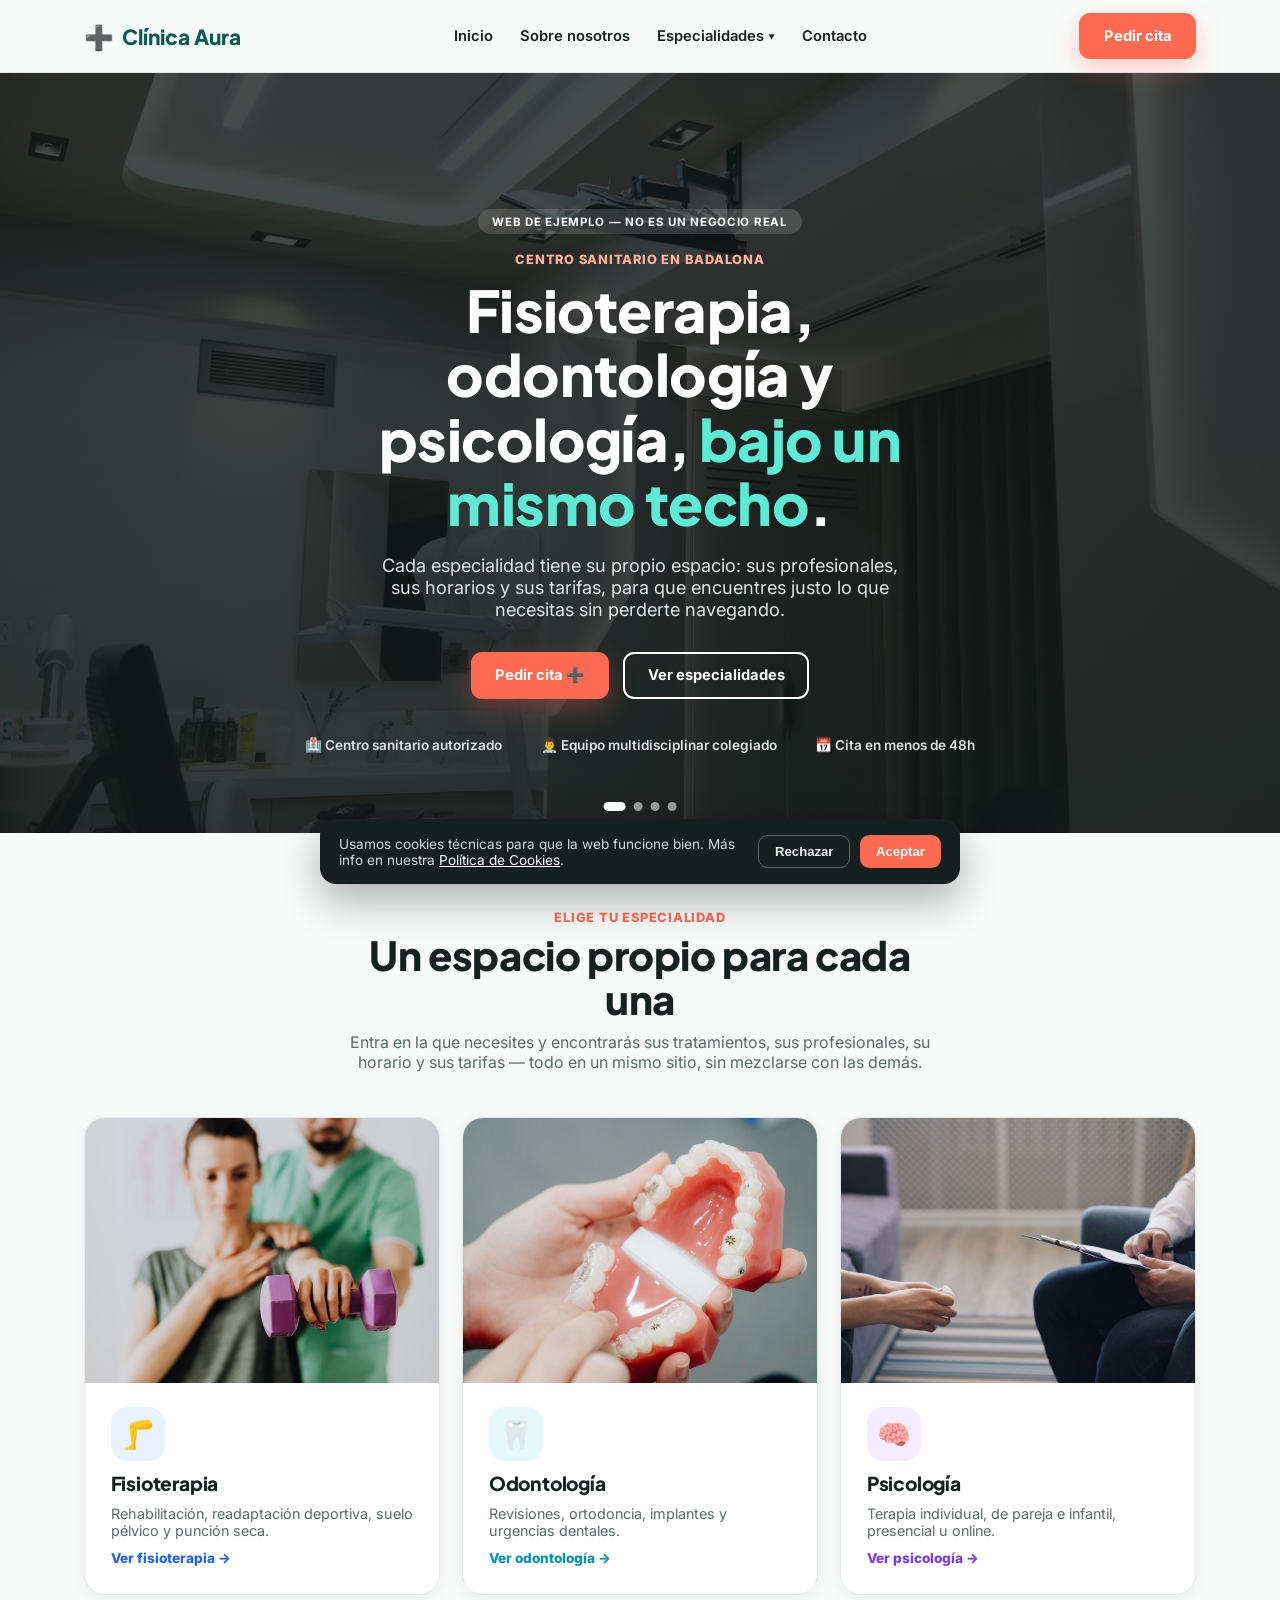
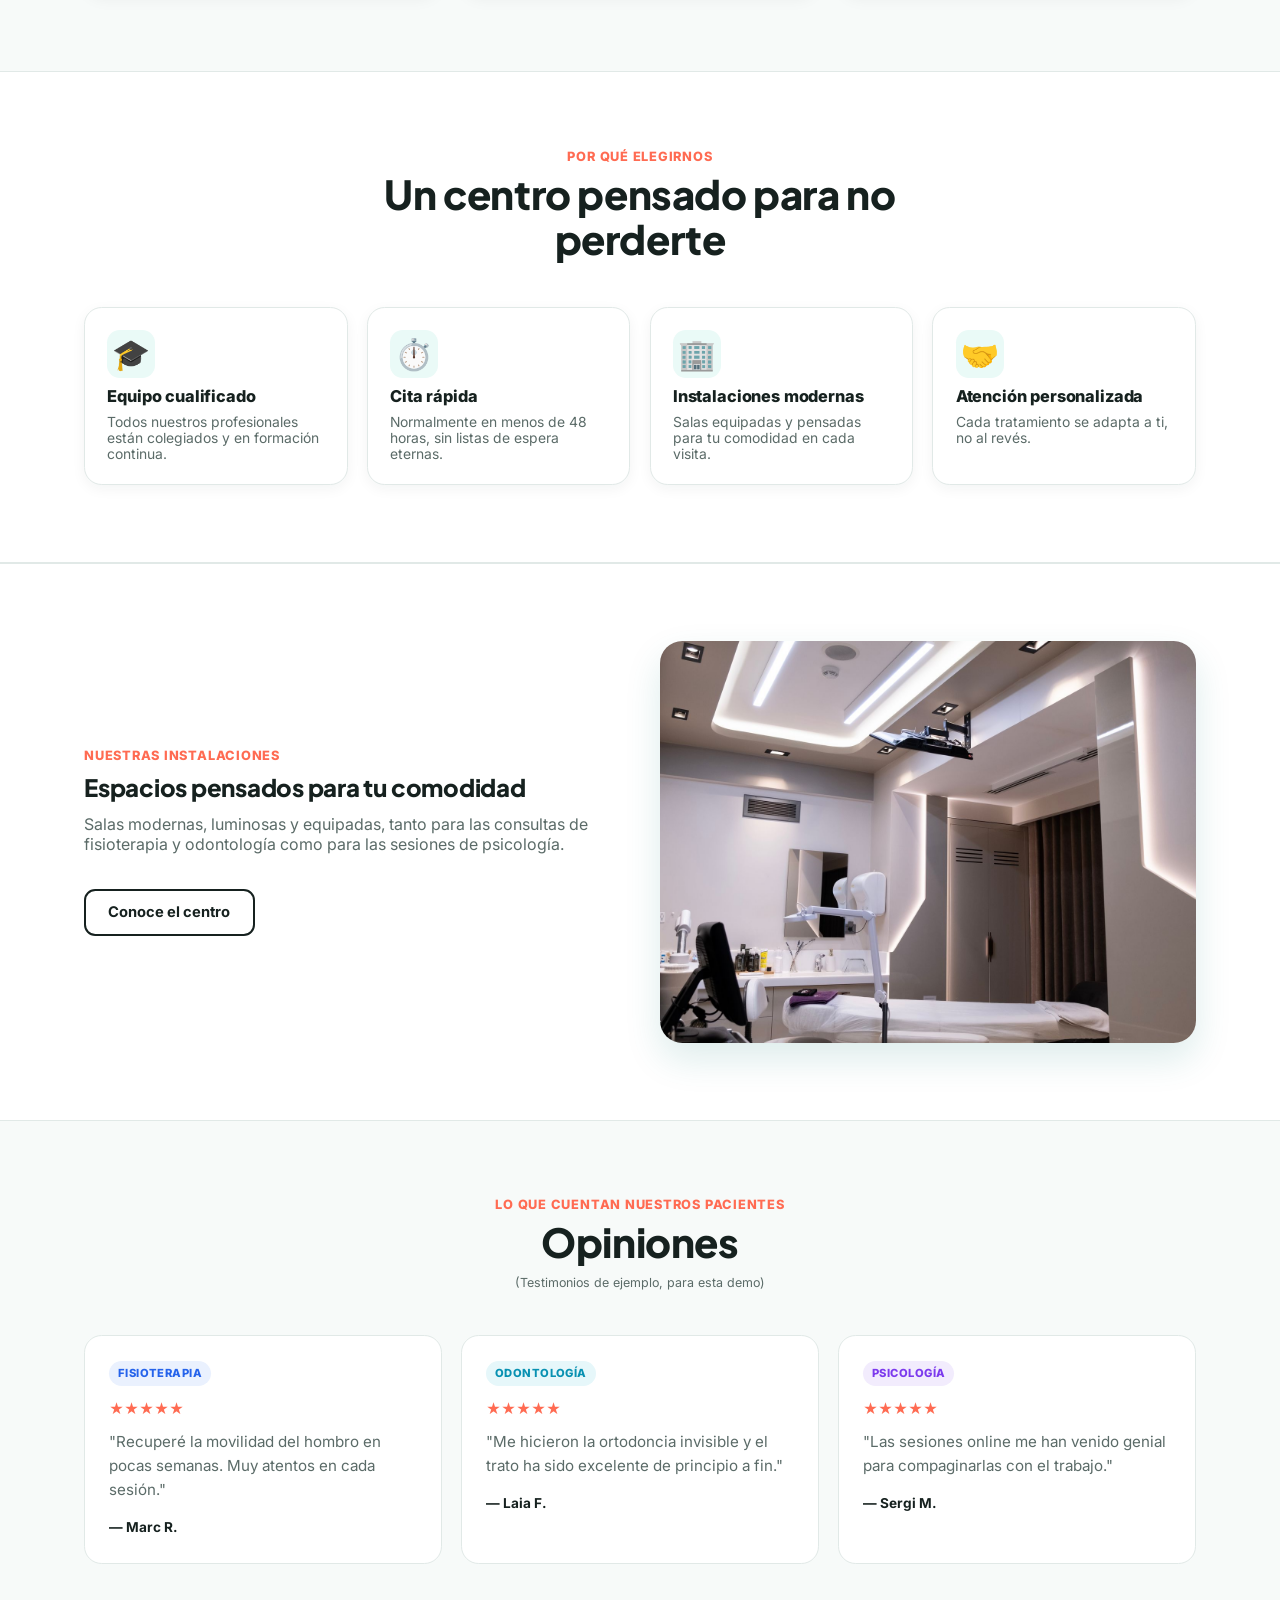
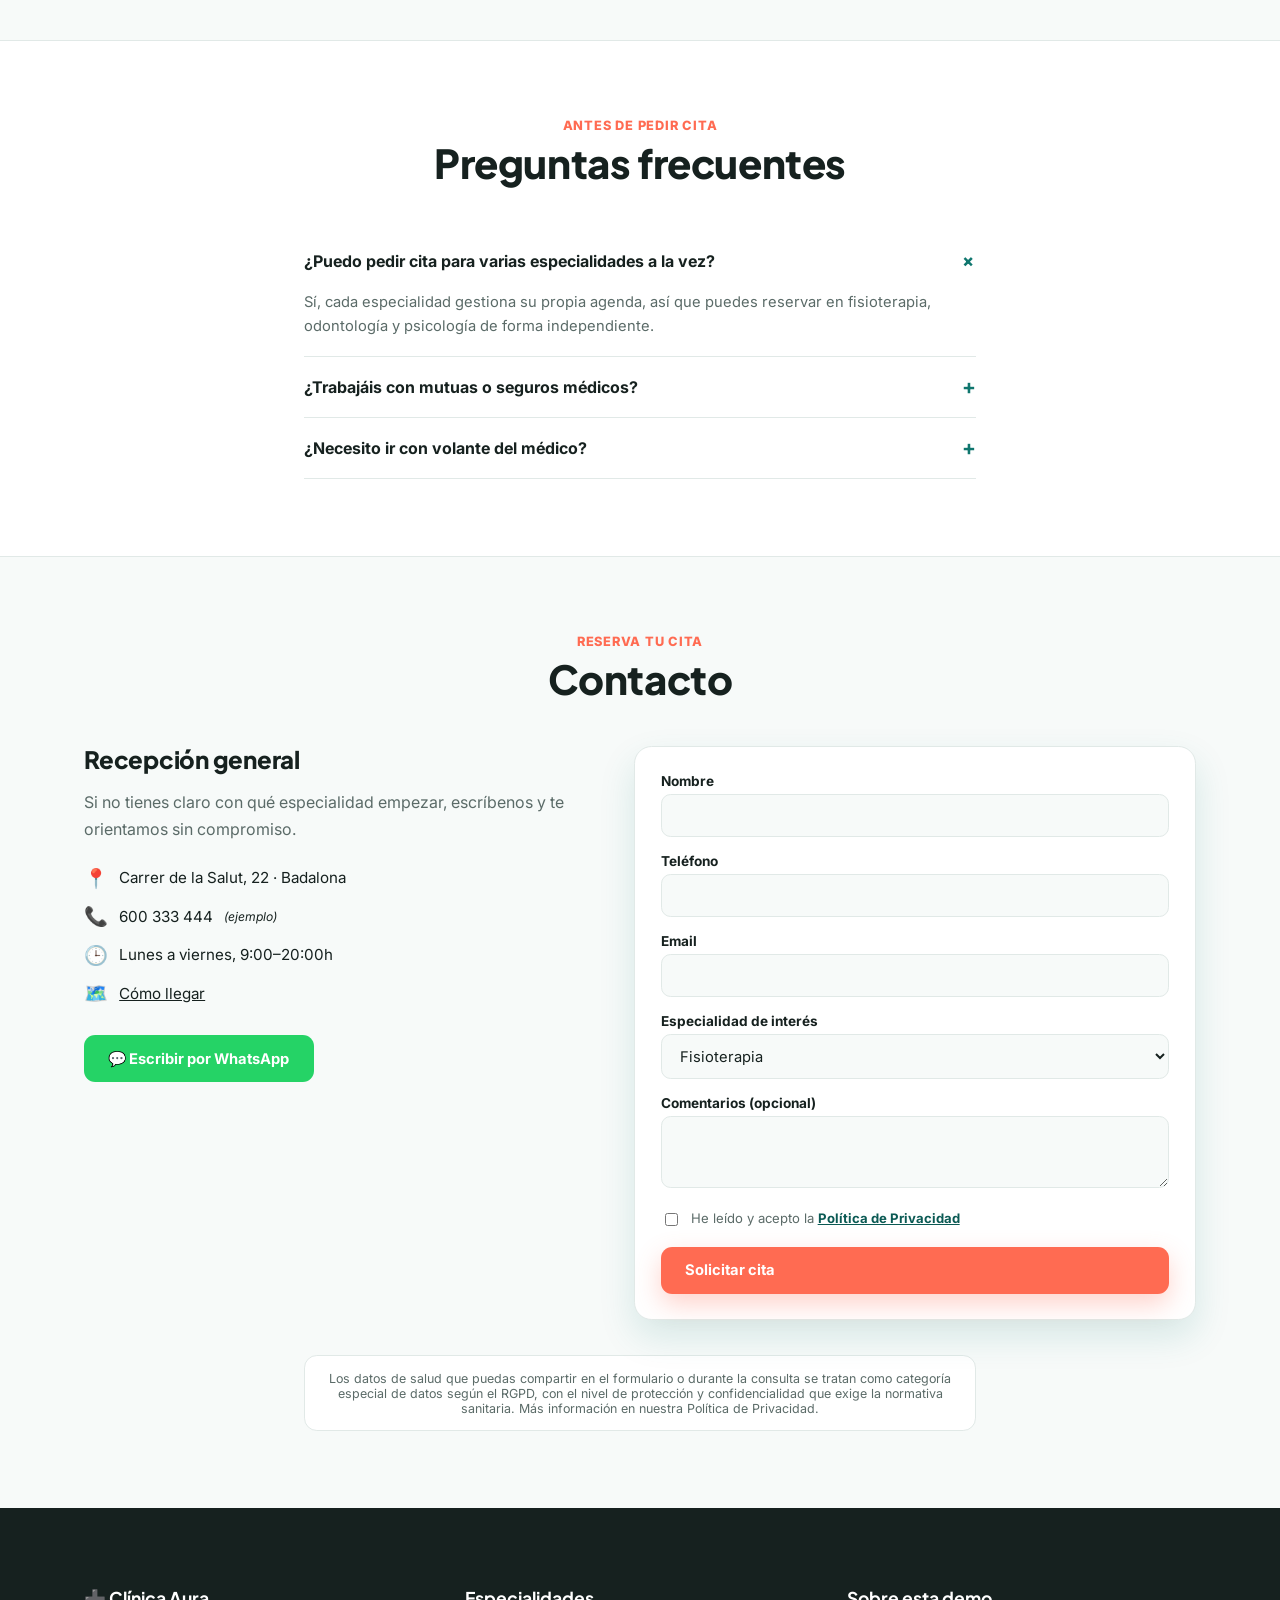
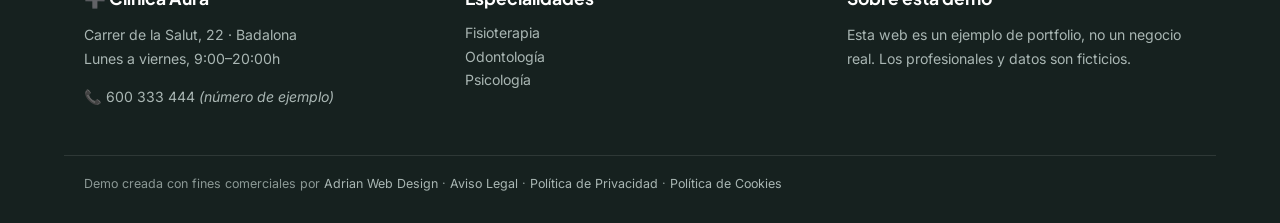
<file: index.html>
<!doctype html>
<html lang="es">
<head>
<meta charset="UTF-8" />
<meta name="viewport" content="width=device-width, initial-scale=1.0" />
<title>Clínica Multidisciplinar en Badalona | Clínica Aura</title>
<meta name="description" content="Fisioterapia, odontología y psicología en Badalona, bajo un mismo techo. Equipo cualificado, cita en 48h. Pide tu cita en Clínica Aura." />
<meta property="og:title" content="Clínica Multidisciplinar en Badalona | Clínica Aura" />
<meta property="og:description" content="Fisioterapia, odontología y psicología en Badalona. Pide tu cita." />
<meta property="og:type" content="website" />
<meta name="twitter:card" content="summary" />
<link rel="preconnect" href="https://fonts.googleapis.com">
<link href="https://fonts.googleapis.com/css2?family=Plus+Jakarta+Sans:wght@700;800&family=Inter:wght@400;600;700;800&display=swap" rel="stylesheet">
<link rel="stylesheet" href="clinica.css" />
</head>
<body>

<header class="site-header">
  <div class="wrap">
    <a href="index.html" class="logo"><span class="ico">➕</span> Clínica Aura</a>
    <nav class="nav-links">
      <a href="index.html">Inicio</a>
      <a href="sobre-nosotros.html">Sobre nosotros</a>
      <div class="dropdown">
        <button class="dropdown-btn">Especialidades <span class="caret">▾</span></button>
        <div class="dropdown-menu">
          <a href="fisioterapia.html"><span class="tag" style="background:#2563eb"></span> Fisioterapia</a>
          <a href="odontologia.html"><span class="tag" style="background:#0891b2"></span> Odontología</a>
          <a href="psicologia.html"><span class="tag" style="background:#7c3aed"></span> Psicología</a>
        </div>
      </div>
      <a href="#contacto">Contacto</a>
    </nav>
    <a href="#contacto" class="btn btn-solid">Pedir cita</a>
  </div>
</header>

<section class="hero home hero-carousel">
  <div class="carousel hero-bg">
    <div class="carousel-track">
      <div class="carousel-slide"><img src="assets/clinica-instalaciones.jpg" alt="Sala de tratamiento moderna de Clínica Aura" loading="eager"></div>
      <div class="carousel-slide"><img src="assets/clinica-recepcion.jpg" alt="Recepción de Clínica Aura" loading="lazy"></div>
      <div class="carousel-slide"><img src="assets/clinica-consulta.jpg" alt="Sala de consulta de Clínica Aura" loading="lazy"></div>
      <div class="carousel-slide"><img src="assets/clinica-pasillo.jpg" alt="Pasillo de las instalaciones de Clínica Aura" loading="lazy"></div>
    </div>
    <div class="carousel-dots"></div>
  </div>
  <div class="wrap">
    <div class="badge-demo">Web de ejemplo — no es un negocio real</div>
    <div class="eyebrow">Centro sanitario en Badalona</div>
    <h1>Fisioterapia, odontología y psicología, <span>bajo un mismo techo</span>.</h1>
    <p class="lead">
      Cada especialidad tiene su propio espacio: sus profesionales, sus
      horarios y sus tarifas, para que encuentres justo lo que necesitas
      sin perderte navegando.
    </p>
    <div class="cta-row">
      <a href="#contacto" class="btn btn-solid">Pedir cita ➕</a>
      <a href="#especialidades" class="btn btn-outline">Ver especialidades</a>
    </div>
    <div class="trust-row">
      <span>🏥 Centro sanitario autorizado</span>
      <span>👨‍⚕️ Equipo multidisciplinar colegiado</span>
      <span>📅 Cita en menos de 48h</span>
    </div>
  </div>
</section>

<section class="section" id="especialidades">
  <div class="wrap">
    <div class="section-head center reveal">
      <div class="eyebrow">Elige tu especialidad</div>
      <h2>Un espacio propio para cada una</h2>
      <p>Entra en la que necesites y encontrarás sus tratamientos, sus profesionales, su horario y sus tarifas — todo en un mismo sitio, sin mezclarse con las demás.</p>
    </div>
    <div class="spec-grid">
      <a href="fisioterapia.html" class="spec-card fisio reveal">
        <div class="spec-card-photo"><img src="assets/fisio-hero.jpg" alt="Sesión de fisioterapia en Clínica Aura" loading="lazy"></div>
        <div class="spec-card-body">
          <div class="ico">🦵</div>
          <h3>Fisioterapia</h3>
          <p>Rehabilitación, readaptación deportiva, suelo pélvico y punción seca.</p>
          <div class="go">Ver fisioterapia →</div>
        </div>
      </a>
      <a href="odontologia.html" class="spec-card odonto reveal">
        <div class="spec-card-photo"><img src="assets/odonto-hero.jpg" alt="Tratamiento de odontología en Clínica Aura" loading="lazy"></div>
        <div class="spec-card-body">
          <div class="ico">🦷</div>
          <h3>Odontología</h3>
          <p>Revisiones, ortodoncia, implantes y urgencias dentales.</p>
          <div class="go">Ver odontología →</div>
        </div>
      </a>
      <a href="psicologia.html" class="spec-card psico reveal">
        <div class="spec-card-photo"><img src="assets/psico-hero.jpg" alt="Sesión de psicología en Clínica Aura" loading="lazy"></div>
        <div class="spec-card-body">
          <div class="ico">🧠</div>
          <h3>Psicología</h3>
          <p>Terapia individual, de pareja e infantil, presencial u online.</p>
          <div class="go">Ver psicología →</div>
        </div>
      </a>
    </div>
  </div>
</section>

<section class="section alt">
  <div class="wrap">
    <div class="section-head center reveal">
      <div class="eyebrow">Por qué elegirnos</div>
      <h2>Un centro pensado para no perderte</h2>
    </div>
    <div class="grid">
      <div class="card reveal"><div class="ico">🎓</div><h3>Equipo cualificado</h3><div class="desc">Todos nuestros profesionales están colegiados y en formación continua.</div></div>
      <div class="card reveal"><div class="ico">⏱️</div><h3>Cita rápida</h3><div class="desc">Normalmente en menos de 48 horas, sin listas de espera eternas.</div></div>
      <div class="card reveal"><div class="ico">🏢</div><h3>Instalaciones modernas</h3><div class="desc">Salas equipadas y pensadas para tu comodidad en cada visita.</div></div>
      <div class="card reveal"><div class="ico">🤝</div><h3>Atención personalizada</h3><div class="desc">Cada tratamiento se adapta a ti, no al revés.</div></div>
    </div>
  </div>
</section>

<section class="section alt">
  <div class="wrap showcase">
    <div class="reveal">
      <div class="eyebrow">Nuestras instalaciones</div>
      <h2>Espacios pensados para tu comodidad</h2>
      <p style="color:var(--ink-suave); margin-top:0.8rem;">Salas modernas, luminosas y equipadas, tanto para las consultas de fisioterapia y odontología como para las sesiones de psicología.</p>
      <a href="sobre-nosotros.html" class="btn btn-outline" style="margin-top:1.2rem;">Conoce el centro</a>
    </div>
    <div class="photo reveal">
      <!-- Foto: Pexels, licencia gratuita (pexels.com/photo/16571732) -->
      <img src="assets/clinica-instalaciones.jpg" alt="Sala de tratamiento moderna de Clínica Aura" loading="lazy">
    </div>
  </div>
</section>

<section class="section">
  <div class="wrap">
    <div class="section-head center reveal">
      <div class="eyebrow">Lo que cuentan nuestros pacientes</div>
      <h2>Opiniones</h2>
      <p style="font-size:0.78rem;">(Testimonios de ejemplo, para esta demo)</p>
    </div>
    <div class="testi-grid">
      <div class="testi reveal"><span class="tag" style="background:#eaf1fe; color:#2563eb;">FISIOTERAPIA</span><div class="stars">★★★★★</div>"Recuperé la movilidad del hombro en pocas semanas. Muy atentos en cada sesión."<div class="autor">— Marc R.</div></div>
      <div class="testi reveal"><span class="tag" style="background:#e6f7fa; color:#0891b2;">ODONTOLOGÍA</span><div class="stars">★★★★★</div>"Me hicieron la ortodoncia invisible y el trato ha sido excelente de principio a fin."<div class="autor">— Laia F.</div></div>
      <div class="testi reveal"><span class="tag" style="background:#f2ecfd; color:#7c3aed;">PSICOLOGÍA</span><div class="stars">★★★★★</div>"Las sesiones online me han venido genial para compaginarlas con el trabajo."<div class="autor">— Sergi M.</div></div>
    </div>
  </div>
</section>

<section class="section alt">
  <div class="wrap">
    <div class="section-head center reveal">
      <div class="eyebrow">Antes de pedir cita</div>
      <h2>Preguntas frecuentes</h2>
    </div>
    <div class="faq reveal">
      <div class="faq-item open">
        <button class="faq-q">¿Puedo pedir cita para varias especialidades a la vez? <span class="plus">+</span></button>
        <div class="faq-a"><p>Sí, cada especialidad gestiona su propia agenda, así que puedes reservar en fisioterapia, odontología y psicología de forma independiente.</p></div>
      </div>
      <div class="faq-item">
        <button class="faq-q">¿Trabajáis con mutuas o seguros médicos? <span class="plus">+</span></button>
        <div class="faq-a"><p>Trabajamos con las principales mutuas. Escríbenos con la tuya y te confirmamos la cobertura antes de la cita.</p></div>
      </div>
      <div class="faq-item">
        <button class="faq-q">¿Necesito ir con volante del médico? <span class="plus">+</span></button>
        <div class="faq-a"><p>No es necesario para consultas privadas. Si vienes por mutua, puede que tu compañía lo requiera — te lo indicamos al confirmar la cita.</p></div>
      </div>
    </div>
  </div>
</section>

<section class="section" id="contacto">
  <div class="wrap">
    <div class="section-head center reveal">
      <div class="eyebrow">Reserva tu cita</div>
      <h2>Contacto</h2>
    </div>
    <div class="contact-wrap">
      <div class="contact-info reveal">
        <h3>Recepción general</h3>
        <p>Si no tienes claro con qué especialidad empezar, escríbenos y te orientamos sin compromiso.</p>
        <div class="item"><span class="ico">📍</span> Carrer de la Salut, 22 · Badalona</div>
        <div class="item"><span class="ico">📞</span> 600 333 444 <em style="font-size:0.8em;">(ejemplo)</em></div>
        <div class="item"><span class="ico">🕒</span> Lunes a viernes, 9:00–20:00h</div>
        <div class="item"><span class="ico">🗺️</span> <a href="https://www.google.com/maps/search/?api=1&query=Badalona" target="_blank" rel="noopener">Cómo llegar</a></div>
        <a href="#" class="btn btn-wsp" style="margin-top:1rem;">💬 Escribir por WhatsApp</a>
      </div>
      <form class="contact-form" id="contact-form">
        <div class="form-error" id="form-error"></div>
        <div class="field"><label for="nombre">Nombre</label><input type="text" id="nombre" name="nombre" required></div>
        <div class="field"><label for="telefono">Teléfono</label><input type="tel" id="telefono" name="telefono" required></div>
        <div class="field"><label for="email">Email</label><input type="email" id="email" name="email" required></div>
        <div class="field">
          <label for="especialidad">Especialidad de interés</label>
          <select id="especialidad" name="especialidad">
            <option>Fisioterapia</option>
            <option>Odontología</option>
            <option>Psicología</option>
            <option>No lo tengo claro todavía</option>
          </select>
        </div>
        <div class="field"><label for="comentarios">Comentarios (opcional)</label><textarea id="comentarios" name="comentarios"></textarea></div>
        <div class="checkbox-row">
          <input type="checkbox" id="privacidad" name="privacidad">
          <label for="privacidad">He leído y acepto la <a href="politica-privacidad.html" target="_blank">Política de Privacidad</a></label>
        </div>
        <div class="submit-row"><button type="submit" class="btn btn-solid">Solicitar cita</button></div>
      </form>
      <div class="form-success" id="form-success">
        <div class="ico">➕</div>
        <h3>¡Gracias!</h3>
        <p>Esto es una demo: en la web real, aquí llegaría tu solicitud directamente por email o WhatsApp.</p>
      </div>
    </div>
    <p class="disclaimer">
      Los datos de salud que puedas compartir en el formulario o durante la
      consulta se tratan como categoría especial de datos según el RGPD,
      con el nivel de protección y confidencialidad que exige la normativa
      sanitaria. Más información en nuestra Política de Privacidad.
    </p>
  </div>
</section>

<footer class="site-footer">
  <div class="wrap">
    <div>
      <h4>➕ Clínica Aura</h4>
      <p>Carrer de la Salut, 22 · Badalona<br>Lunes a viernes, 9:00–20:00h</p>
      <p>📞 600 333 444 <em>(número de ejemplo)</em></p>
    </div>
    <div>
      <h4>Especialidades</h4>
      <ul>
        <li><a href="fisioterapia.html">Fisioterapia</a></li>
        <li><a href="odontologia.html">Odontología</a></li>
        <li><a href="psicologia.html">Psicología</a></li>
      </ul>
    </div>
    <div>
      <h4>Sobre esta demo</h4>
      <p>Esta web es un ejemplo de portfolio, no un negocio real. Los profesionales y datos son ficticios.</p>
    </div>
  </div>
  <div class="footer-bottom">
    <span>Demo creada con fines comerciales por <a href="https://adrianwebdesign.es/" target="_blank" rel="noopener">Adrian Web Design</a> · <a href="aviso-legal.html">Aviso Legal</a> · <a href="politica-privacidad.html">Política de Privacidad</a> · <a href="politica-cookies.html">Política de Cookies</a></span>
  </div>
</footer>

<div class="cookie-banner" id="cookie-banner">
  <p>Usamos cookies técnicas para que la web funcione bien. Más info en nuestra <a href="politica-cookies.html">Política de Cookies</a>.</p>
  <div class="cookie-actions">
    <button class="btn-reject" id="cookie-reject">Rechazar</button>
    <button class="btn-accept" id="cookie-accept">Aceptar</button>
  </div>
</div>

<script src="script.js"></script>
</body>
</html>
</file>
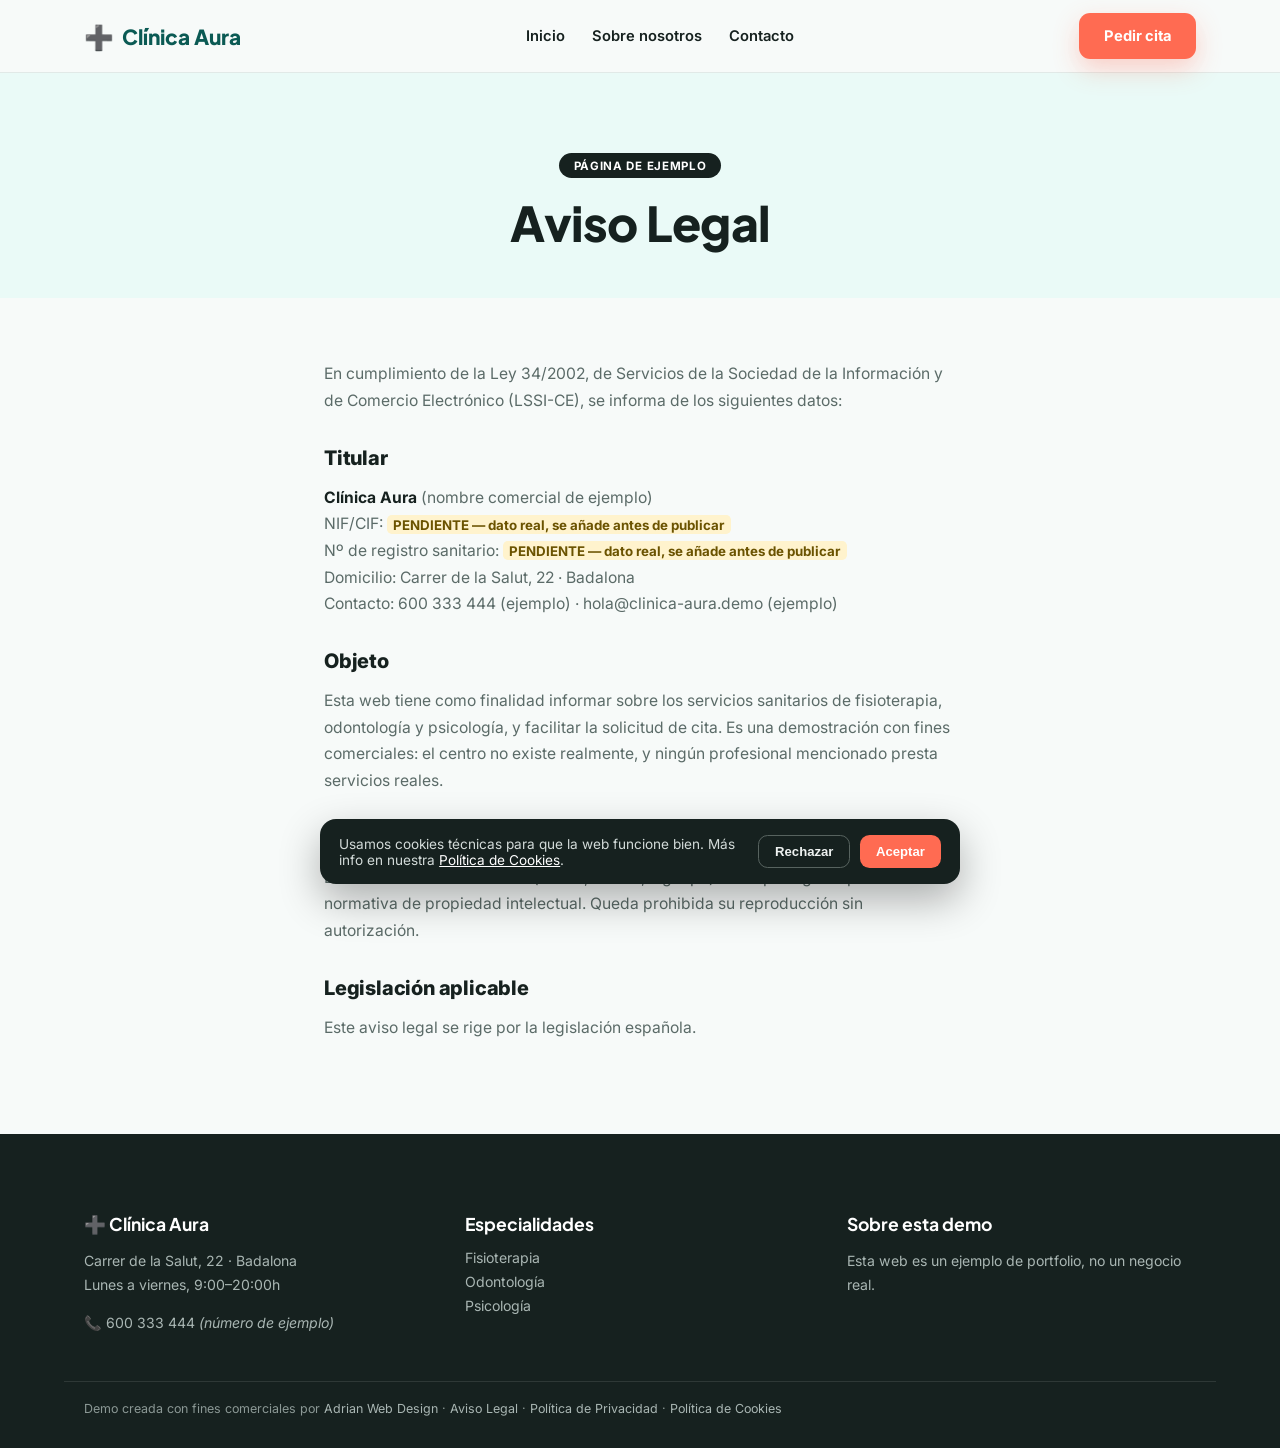
<file: aviso-legal.html>
<!doctype html>
<html lang="es">
<head>
<meta charset="UTF-8" />
<meta name="viewport" content="width=device-width, initial-scale=1.0" />
<title>Aviso Legal | Clínica Aura (demo)</title>
<link rel="preconnect" href="https://fonts.googleapis.com">
<link href="https://fonts.googleapis.com/css2?family=Plus+Jakarta+Sans:wght@700;800&family=Inter:wght@400;600;700;800&display=swap" rel="stylesheet">
<link rel="stylesheet" href="clinica.css" />
</head>
<body>
<header class="site-header">
  <div class="wrap">
    <a href="index.html" class="logo"><span class="ico">➕</span> Clínica Aura</a>
    <nav class="nav-links"><a href="index.html">Inicio</a><a href="sobre-nosotros.html">Sobre nosotros</a><a href="index.html#contacto">Contacto</a></nav>
    <a href="index.html#contacto" class="btn btn-solid">Pedir cita</a>
  </div>
</header>

<section class="legal-hero"><div class="wrap"><div class="badge-demo">Página de ejemplo</div><h1>Aviso Legal</h1></div></section>

<article class="legal-body">
  <p>En cumplimiento de la Ley 34/2002, de Servicios de la Sociedad de la
  Información y de Comercio Electrónico (LSSI-CE), se informa de los
  siguientes datos:</p>

  <h2>Titular</h2>
  <p><strong>Clínica Aura</strong> (nombre comercial de ejemplo)<br>
  NIF/CIF: <span class="placeholder">PENDIENTE — dato real, se añade antes de publicar</span><br>
  Nº de registro sanitario: <span class="placeholder">PENDIENTE — dato real, se añade antes de publicar</span><br>
  Domicilio: Carrer de la Salut, 22 · Badalona<br>
  Contacto: 600 333 444 (ejemplo) · hola@clinica-aura.demo (ejemplo)</p>

  <h2>Objeto</h2>
  <p>Esta web tiene como finalidad informar sobre los servicios sanitarios
  de fisioterapia, odontología y psicología, y facilitar la solicitud de
  cita. Es una demostración con fines comerciales: el centro no existe
  realmente, y ningún profesional mencionado presta servicios reales.</p>

  <h2>Propiedad intelectual</h2>
  <p>Los contenidos de esta web (textos, diseño, logotipo) están protegidos
  por la normativa de propiedad intelectual. Queda prohibida su
  reproducción sin autorización.</p>

  <h2>Legislación aplicable</h2>
  <p>Este aviso legal se rige por la legislación española.</p>
</article>

<footer class="site-footer">
  <div class="wrap">
    <div><h4>➕ Clínica Aura</h4><p>Carrer de la Salut, 22 · Badalona<br>Lunes a viernes, 9:00–20:00h</p><p>📞 600 333 444 <em>(número de ejemplo)</em></p></div>
    <div><h4>Especialidades</h4><ul><li><a href="fisioterapia.html">Fisioterapia</a></li><li><a href="odontologia.html">Odontología</a></li><li><a href="psicologia.html">Psicología</a></li></ul></div>
    <div><h4>Sobre esta demo</h4><p>Esta web es un ejemplo de portfolio, no un negocio real.</p></div>
  </div>
  <div class="footer-bottom">
    <span>Demo creada con fines comerciales por <a href="https://adrianwebdesign.es/" target="_blank" rel="noopener">Adrian Web Design</a> · <a href="aviso-legal.html">Aviso Legal</a> · <a href="politica-privacidad.html">Política de Privacidad</a> · <a href="politica-cookies.html">Política de Cookies</a></span>
  </div>
</footer>

<div class="cookie-banner" id="cookie-banner">
  <p>Usamos cookies técnicas para que la web funcione bien. Más info en nuestra <a href="politica-cookies.html">Política de Cookies</a>.</p>
  <div class="cookie-actions"><button class="btn-reject" id="cookie-reject">Rechazar</button><button class="btn-accept" id="cookie-accept">Aceptar</button></div>
</div>
<script src="script.js"></script>
</body>
</html>
</file>
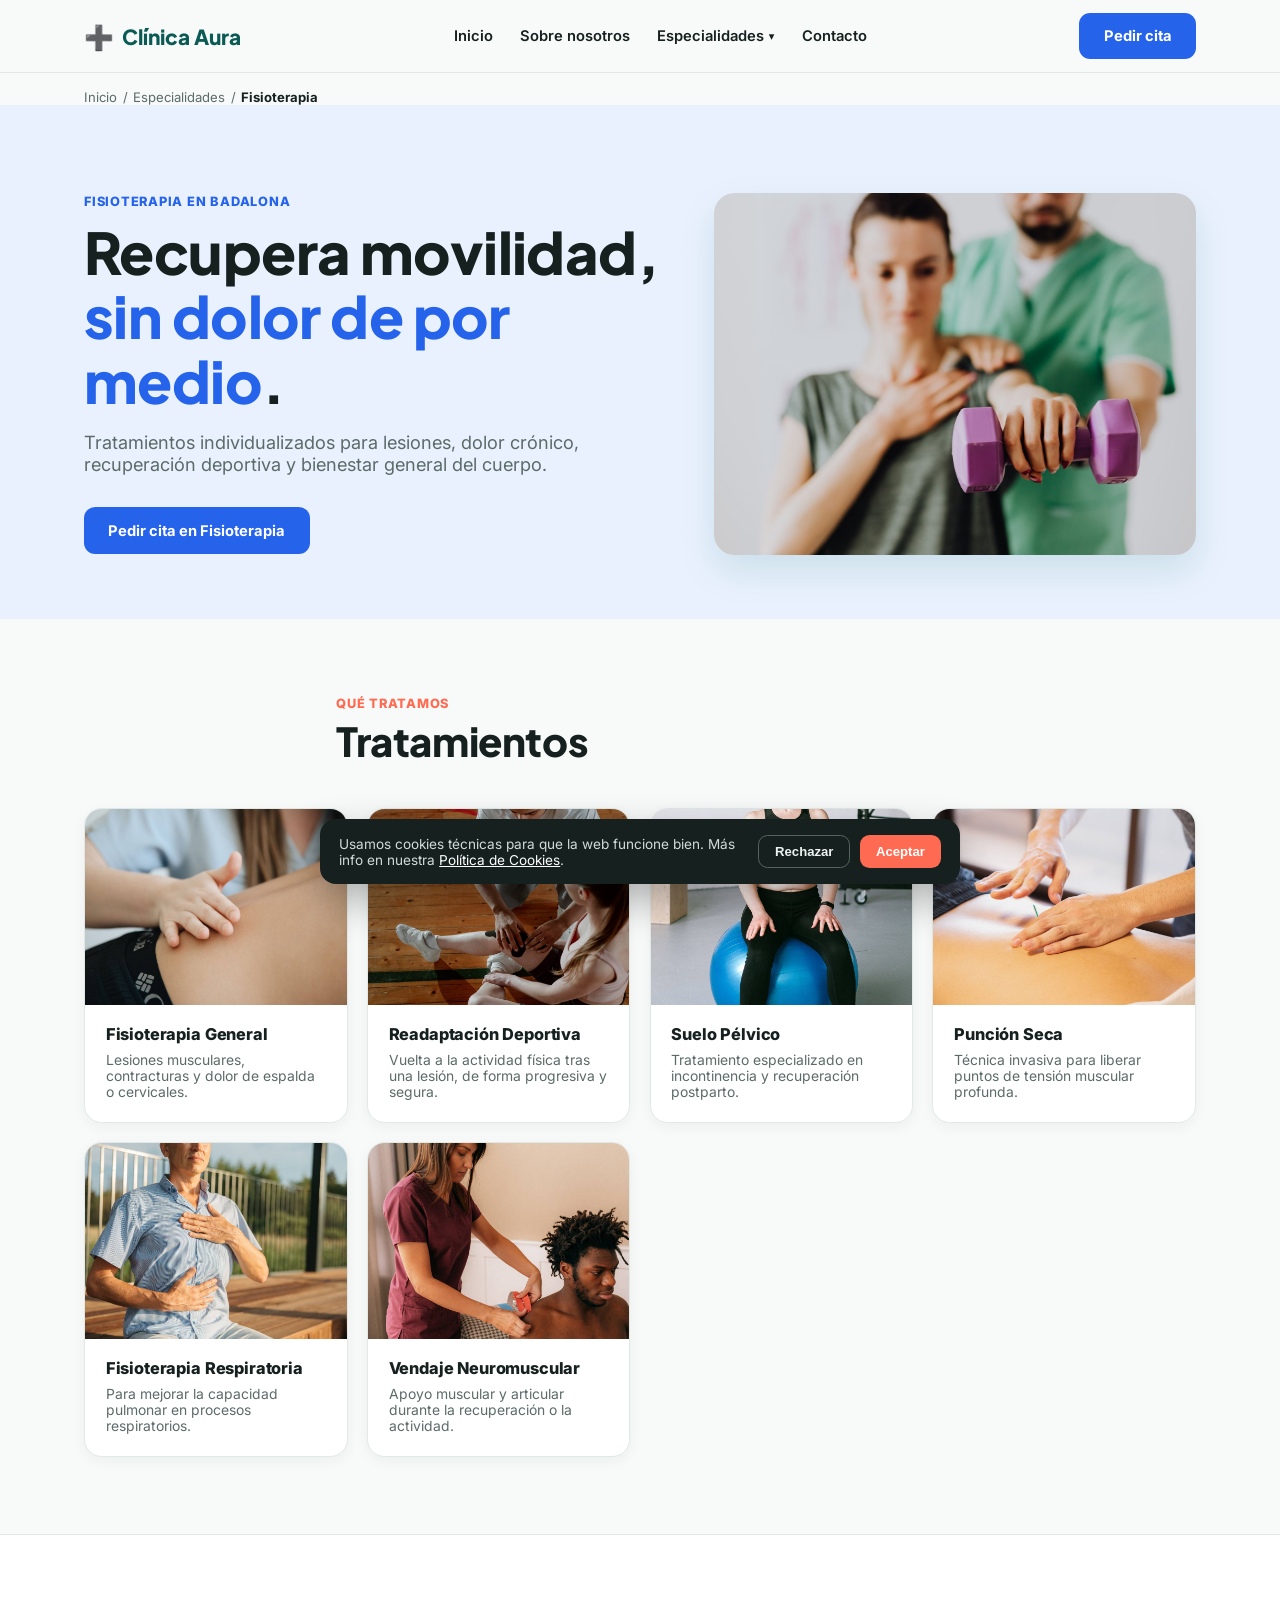
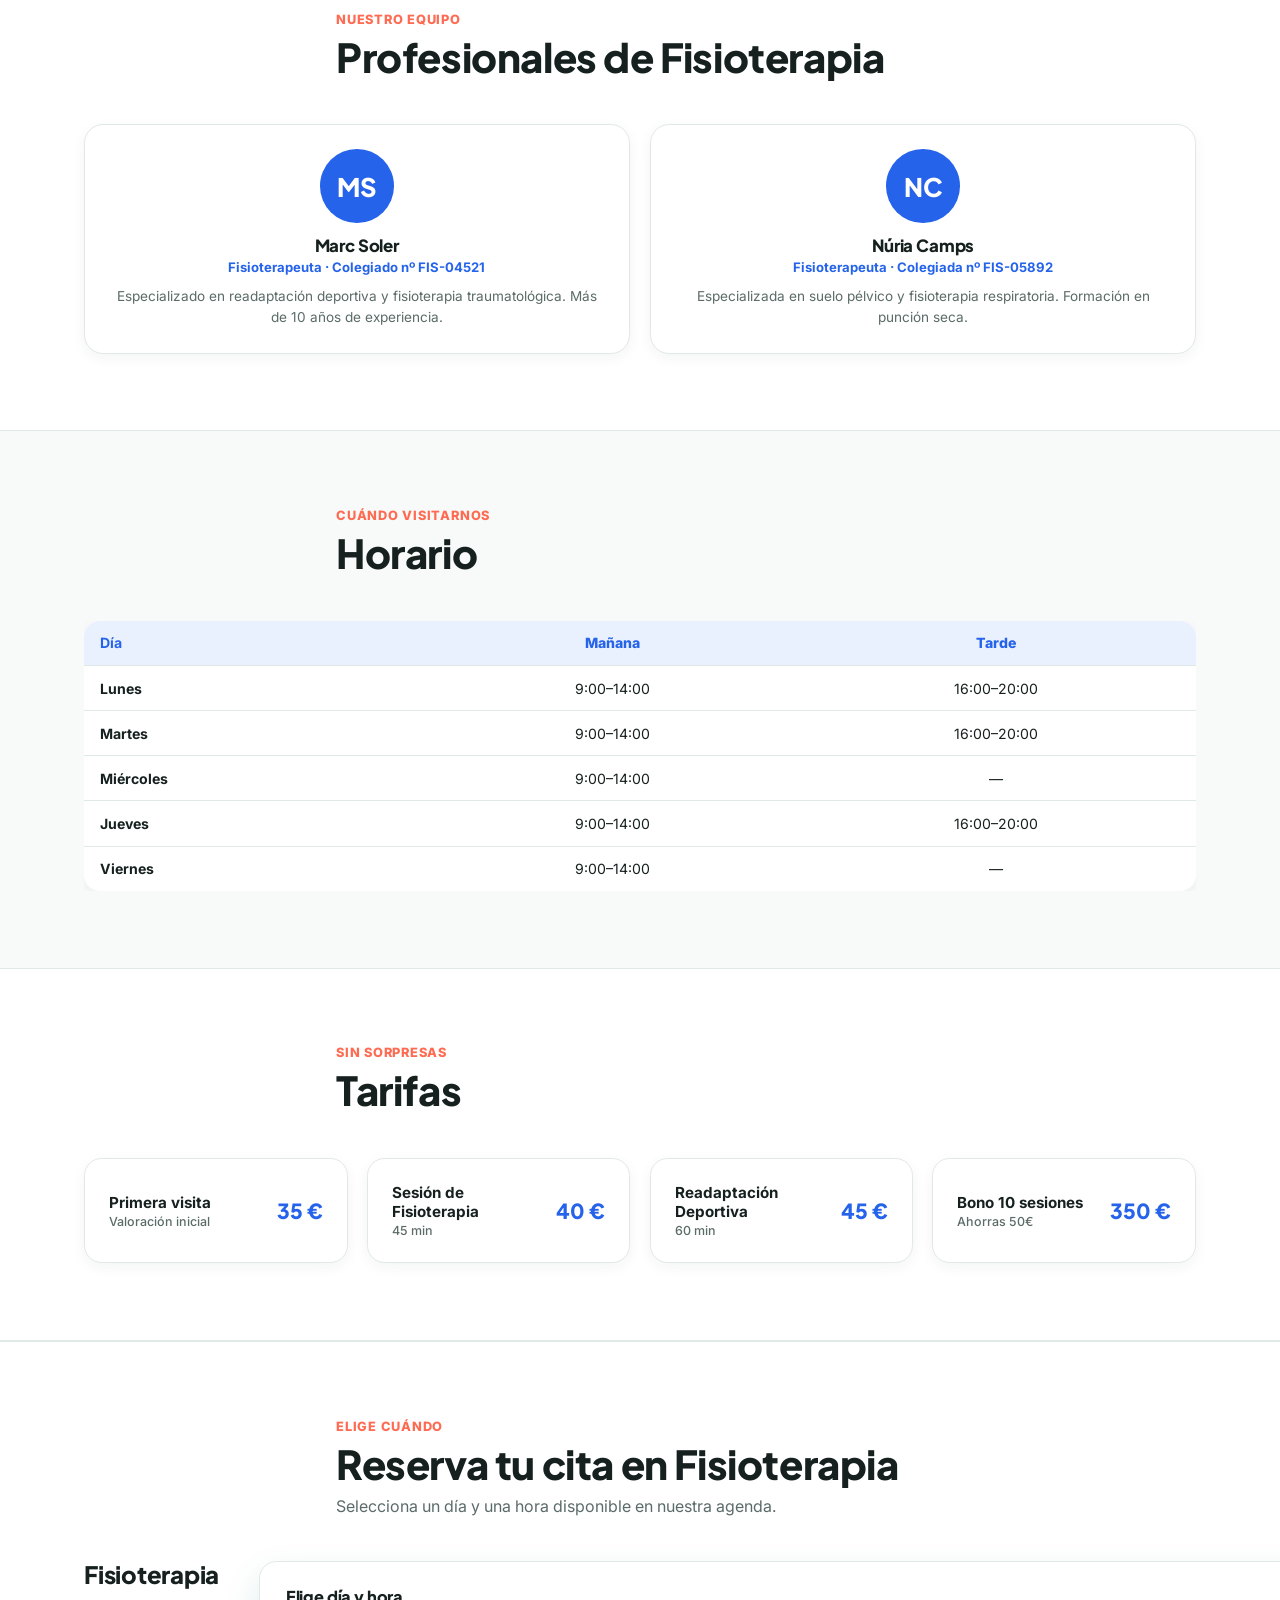
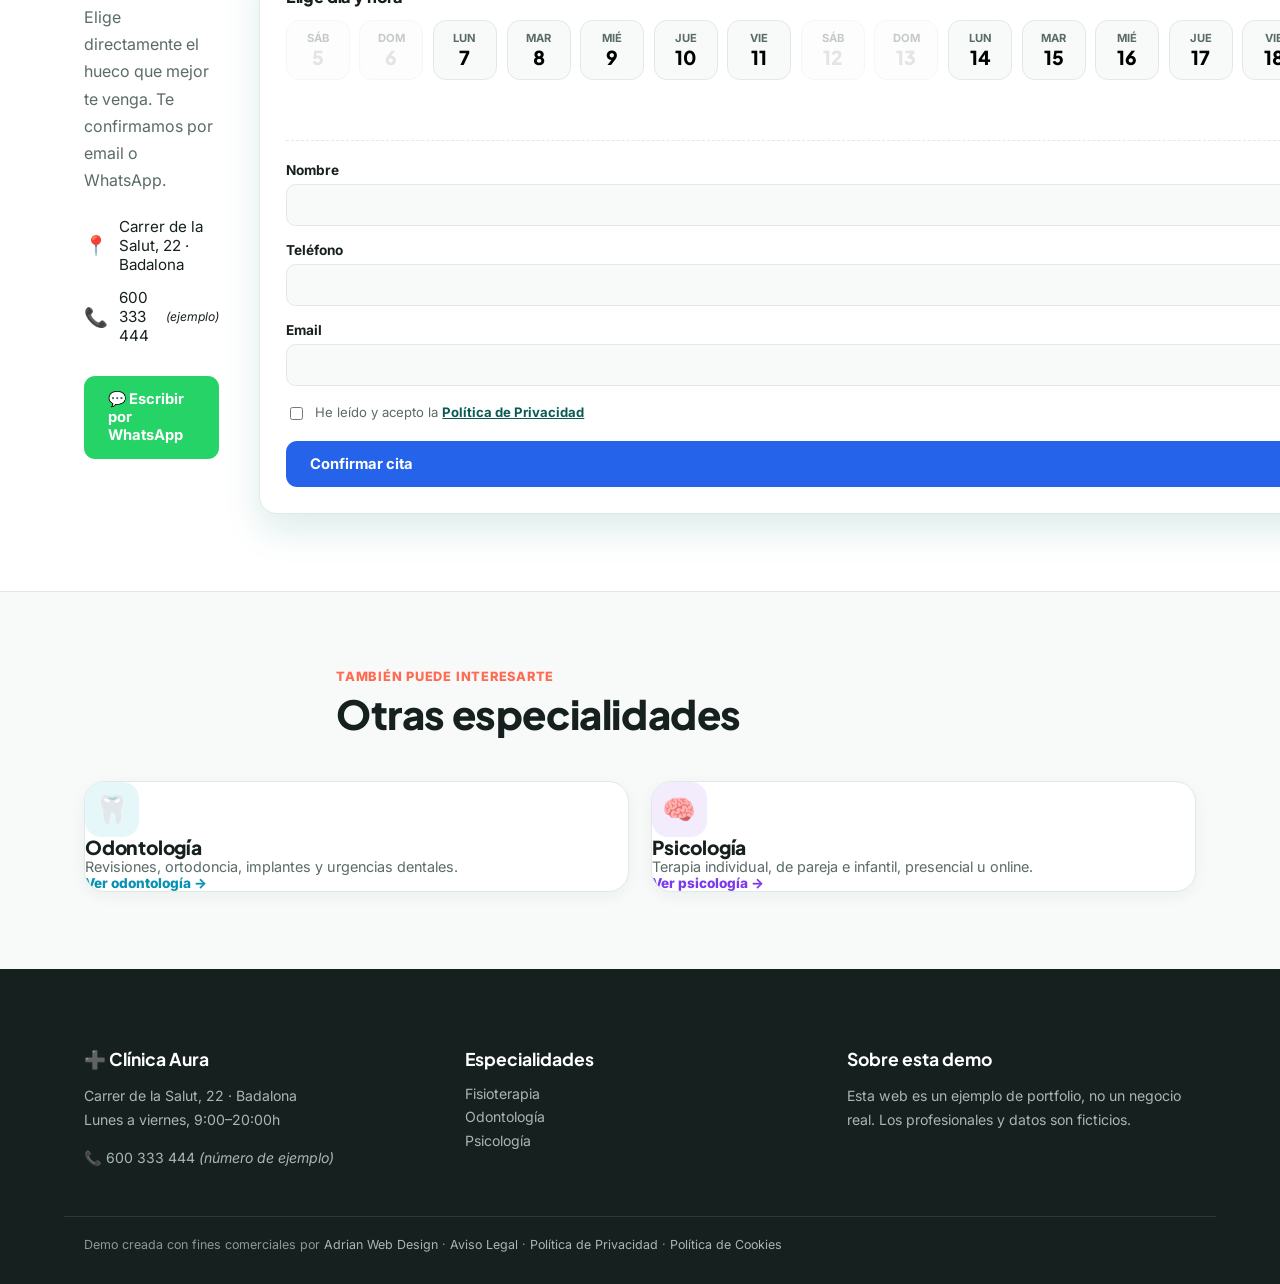
<file: fisioterapia.html>
<!doctype html>
<html lang="es">
<head>
<meta charset="UTF-8" />
<meta name="viewport" content="width=device-width, initial-scale=1.0" />
<title>Fisioterapia en Badalona | Clínica Aura</title>
<meta name="description" content="Fisioterapia en Badalona: readaptación deportiva, suelo pélvico y punción seca. Horarios, profesionales y tarifas. Pide tu cita en Clínica Aura." />
<link rel="preconnect" href="https://fonts.googleapis.com">
<link href="https://fonts.googleapis.com/css2?family=Plus+Jakarta+Sans:wght@700;800&family=Inter:wght@400;600;700;800&display=swap" rel="stylesheet">
<link rel="stylesheet" href="clinica.css" />
</head>
<body class="theme-fisio">

<header class="site-header">
  <div class="wrap">
    <a href="index.html" class="logo"><span class="ico">➕</span> Clínica Aura</a>
    <nav class="nav-links">
      <a href="index.html">Inicio</a>
      <a href="sobre-nosotros.html">Sobre nosotros</a>
      <div class="dropdown">
        <button class="dropdown-btn">Especialidades <span class="caret">▾</span></button>
        <div class="dropdown-menu">
          <a href="fisioterapia.html"><span class="tag" style="background:#2563eb"></span> Fisioterapia</a>
          <a href="odontologia.html"><span class="tag" style="background:#0891b2"></span> Odontología</a>
          <a href="psicologia.html"><span class="tag" style="background:#7c3aed"></span> Psicología</a>
        </div>
      </div>
      <a href="index.html#contacto">Contacto</a>
    </nav>
    <a href="index.html#contacto" class="btn btn-accent">Pedir cita</a>
  </div>
</header>

<div class="wrap">
  <div class="breadcrumb"><a href="index.html">Inicio</a><span class="sep">/</span><a href="index.html#especialidades">Especialidades</a><span class="sep">/</span><span class="current">Fisioterapia</span></div>
</div>

<section class="hero specialty">
  <div class="wrap hero-grid">
    <div>
      <div class="eyebrow">Fisioterapia en Badalona</div>
      <h1>Recupera movilidad, <span>sin dolor de por medio</span>.</h1>
      <p class="lead">Tratamientos individualizados para lesiones, dolor crónico, recuperación deportiva y bienestar general del cuerpo.</p>
      <div class="cta-row"><a href="#reserva" class="btn btn-accent">Pedir cita en Fisioterapia</a></div>
    </div>
    <div class="hero-photo">
      <!-- Foto: Pexels, licencia gratuita (pexels.com/photo/4506073) -->
      <img src="assets/fisio-hero.jpg" alt="Fisioterapeuta ayudando a un paciente en una sesión de rehabilitación" loading="lazy">
    </div>
  </div>
</section>

<section class="section">
  <div class="wrap">
    <div class="section-head reveal">
      <div class="eyebrow">Qué tratamos</div>
      <h2>Tratamientos</h2>
    </div>
    <div class="grid">
      <div class="card treatment reveal">
        <div class="card-photo"><img src="assets/servicio-fisio-general.jpg" alt="Fisioterapeuta tratando la espalda de un paciente" loading="lazy"></div>
        <div class="card-body"><h3>Fisioterapia General</h3><div class="desc">Lesiones musculares, contracturas y dolor de espalda o cervicales.</div></div>
      </div>
      <div class="card treatment reveal">
        <div class="card-photo"><img src="assets/servicio-fisio-deportiva.jpg" alt="Fisioterapeuta aplicando vendaje en la rodilla de una deportista" loading="lazy"></div>
        <div class="card-body"><h3>Readaptación Deportiva</h3><div class="desc">Vuelta a la actividad física tras una lesión, de forma progresiva y segura.</div></div>
      </div>
      <div class="card treatment reveal">
        <div class="card-photo"><img src="assets/servicio-fisio-suelo.jpg" alt="Ejercicio de fortalecimiento con fitball" loading="lazy"></div>
        <div class="card-body"><h3>Suelo Pélvico</h3><div class="desc">Tratamiento especializado en incontinencia y recuperación postparto.</div></div>
      </div>
      <div class="card treatment reveal">
        <div class="card-photo"><img src="assets/servicio-fisio-puncion.jpg" alt="Técnica de punción seca en la espalda" loading="lazy"></div>
        <div class="card-body"><h3>Punción Seca</h3><div class="desc">Técnica invasiva para liberar puntos de tensión muscular profunda.</div></div>
      </div>
      <div class="card treatment reveal">
        <div class="card-photo"><img src="assets/servicio-fisio-respiratoria.jpg" alt="Ejercicio de respiración diafragmática" loading="lazy"></div>
        <div class="card-body"><h3>Fisioterapia Respiratoria</h3><div class="desc">Para mejorar la capacidad pulmonar en procesos respiratorios.</div></div>
      </div>
      <div class="card treatment reveal">
        <div class="card-photo"><img src="assets/servicio-fisio-vendaje.jpg" alt="Aplicación de vendaje neuromuscular en el hombro" loading="lazy"></div>
        <div class="card-body"><h3>Vendaje Neuromuscular</h3><div class="desc">Apoyo muscular y articular durante la recuperación o la actividad.</div></div>
      </div>
    </div>
  </div>
</section>

<section class="section alt">
  <div class="wrap">
    <div class="section-head reveal">
      <div class="eyebrow">Nuestro equipo</div>
      <h2>Profesionales de Fisioterapia</h2>
    </div>
    <div class="pro-grid">
      <div class="pro-card reveal">
        <div class="pro-avatar">MS</div>
        <h3>Marc Soler</h3>
        <div class="rol">Fisioterapeuta · Colegiado nº FIS-04521</div>
        <p>Especializado en readaptación deportiva y fisioterapia traumatológica. Más de 10 años de experiencia.</p>
      </div>
      <div class="pro-card reveal">
        <div class="pro-avatar">NC</div>
        <h3>Núria Camps</h3>
        <div class="rol">Fisioterapeuta · Colegiada nº FIS-05892</div>
        <p>Especializada en suelo pélvico y fisioterapia respiratoria. Formación en punción seca.</p>
      </div>
    </div>
  </div>
</section>

<section class="section">
  <div class="wrap">
    <div class="section-head reveal">
      <div class="eyebrow">Cuándo visitarnos</div>
      <h2>Horario</h2>
    </div>
    <div class="table-scroll reveal">
      <table class="timetable">
        <thead><tr><th>Día</th><th>Mañana</th><th>Tarde</th></tr></thead>
        <tbody>
          <tr><td>Lunes</td><td>9:00–14:00</td><td>16:00–20:00</td></tr>
          <tr><td>Martes</td><td>9:00–14:00</td><td>16:00–20:00</td></tr>
          <tr><td>Miércoles</td><td>9:00–14:00</td><td>—</td></tr>
          <tr><td>Jueves</td><td>9:00–14:00</td><td>16:00–20:00</td></tr>
          <tr><td>Viernes</td><td>9:00–14:00</td><td>—</td></tr>
        </tbody>
      </table>
    </div>
  </div>
</section>

<section class="section alt">
  <div class="wrap">
    <div class="section-head reveal">
      <div class="eyebrow">Sin sorpresas</div>
      <h2>Tarifas</h2>
    </div>
    <div class="price-table">
      <div class="price-card reveal"><div class="name">Primera visita<small>Valoración inicial</small></div><div class="amount">35 €</div></div>
      <div class="price-card reveal"><div class="name">Sesión de Fisioterapia<small>45 min</small></div><div class="amount">40 €</div></div>
      <div class="price-card reveal"><div class="name">Readaptación Deportiva<small>60 min</small></div><div class="amount">45 €</div></div>
      <div class="price-card reveal"><div class="name">Bono 10 sesiones<small>Ahorras 50€</small></div><div class="amount">350 €</div></div>
    </div>
  </div>
</section>

<section class="section alt" id="reserva">
  <div class="wrap">
    <div class="section-head reveal">
      <div class="eyebrow">Elige cuándo</div>
      <h2>Reserva tu cita en Fisioterapia</h2>
      <p>Selecciona un día y una hora disponible en nuestra agenda.</p>
    </div>
    <div class="contact-wrap">
      <div class="contact-info reveal">
        <h3>Fisioterapia</h3>
        <p>Elige directamente el hueco que mejor te venga. Te confirmamos por email o WhatsApp.</p>
        <div class="item"><span class="ico">📍</span> Carrer de la Salut, 22 · Badalona</div>
        <div class="item"><span class="ico">📞</span> 600 333 444 <em style="font-size:0.8em;">(ejemplo)</em></div>
        <a href="#" class="btn btn-wsp" style="margin-top:1rem;">💬 Escribir por WhatsApp</a>
      </div>
      <div class="reveal">
        <form class="contact-form">
          <div class="form-error"></div>
          <div class="booking-widget">
            <h3>Elige día y hora</h3>
            <div class="day-picker"></div>
            <div class="time-grid"></div>
            <div class="booking-summary"></div>
            <input type="hidden" name="cita_fecha">
            <input type="hidden" name="cita_hora">
          </div>
          <div class="field"><label for="nombre-fisio">Nombre</label><input type="text" id="nombre-fisio" name="nombre" required></div>
          <div class="field"><label for="telefono-fisio">Teléfono</label><input type="tel" id="telefono-fisio" name="telefono" required></div>
          <div class="field"><label for="email-fisio">Email</label><input type="email" id="email-fisio" name="email" required></div>
          <div class="checkbox-row">
            <input type="checkbox" id="privacidad-fisio" name="privacidad">
            <label for="privacidad-fisio">He leído y acepto la <a href="politica-privacidad.html" target="_blank">Política de Privacidad</a></label>
          </div>
          <div class="submit-row"><button type="submit" class="btn btn-accent">Confirmar cita</button></div>
        </form>
        <div class="form-success">
          <div class="ico">✅</div>
          <h3>¡Cita solicitada!</h3>
          <p class="cita-elegida"></p>
          <p style="font-size:0.85rem;">Esto es una demo: en la web real, esta solicitud llegaría directamente a la agenda de la clínica.</p>
        </div>
      </div>
    </div>
  </div>
</section>

<section class="section">
  <div class="wrap">
    <div class="section-head reveal">
      <div class="eyebrow">También puede interesarte</div>
      <h2>Otras especialidades</h2>
    </div>
    <div class="spec-grid">
      <a href="odontologia.html" class="spec-card odonto reveal"><div class="ico">🦷</div><h3>Odontología</h3><p>Revisiones, ortodoncia, implantes y urgencias dentales.</p><div class="go">Ver odontología →</div></a>
      <a href="psicologia.html" class="spec-card psico reveal"><div class="ico">🧠</div><h3>Psicología</h3><p>Terapia individual, de pareja e infantil, presencial u online.</p><div class="go">Ver psicología →</div></a>
    </div>
  </div>
</section>

<footer class="site-footer">
  <div class="wrap">
    <div><h4>➕ Clínica Aura</h4><p>Carrer de la Salut, 22 · Badalona<br>Lunes a viernes, 9:00–20:00h</p><p>📞 600 333 444 <em>(número de ejemplo)</em></p></div>
    <div><h4>Especialidades</h4><ul><li><a href="fisioterapia.html">Fisioterapia</a></li><li><a href="odontologia.html">Odontología</a></li><li><a href="psicologia.html">Psicología</a></li></ul></div>
    <div><h4>Sobre esta demo</h4><p>Esta web es un ejemplo de portfolio, no un negocio real. Los profesionales y datos son ficticios.</p></div>
  </div>
  <div class="footer-bottom">
    <span>Demo creada con fines comerciales por <a href="https://adrianwebdesign.es/" target="_blank" rel="noopener">Adrian Web Design</a> · <a href="aviso-legal.html">Aviso Legal</a> · <a href="politica-privacidad.html">Política de Privacidad</a> · <a href="politica-cookies.html">Política de Cookies</a></span>
  </div>
</footer>

<div class="cookie-banner" id="cookie-banner">
  <p>Usamos cookies técnicas para que la web funcione bien. Más info en nuestra <a href="politica-cookies.html">Política de Cookies</a>.</p>
  <div class="cookie-actions"><button class="btn-reject" id="cookie-reject">Rechazar</button><button class="btn-accept" id="cookie-accept">Aceptar</button></div>
</div>

<script>
window.CLINIC_SCHEDULE = {
  0: null,
  1: ['09:00','10:00','11:00','12:00','13:00','16:00','17:00','18:00','19:00'],
  2: ['09:00','10:00','11:00','12:00','13:00','16:00','17:00','18:00','19:00'],
  3: ['09:00','10:00','11:00','12:00','13:00'],
  4: ['09:00','10:00','11:00','12:00','13:00','16:00','17:00','18:00','19:00'],
  5: ['09:00','10:00','11:00','12:00','13:00'],
  6: null
};
</script>
<script src="script.js"></script>
</body>
</html>
</file>
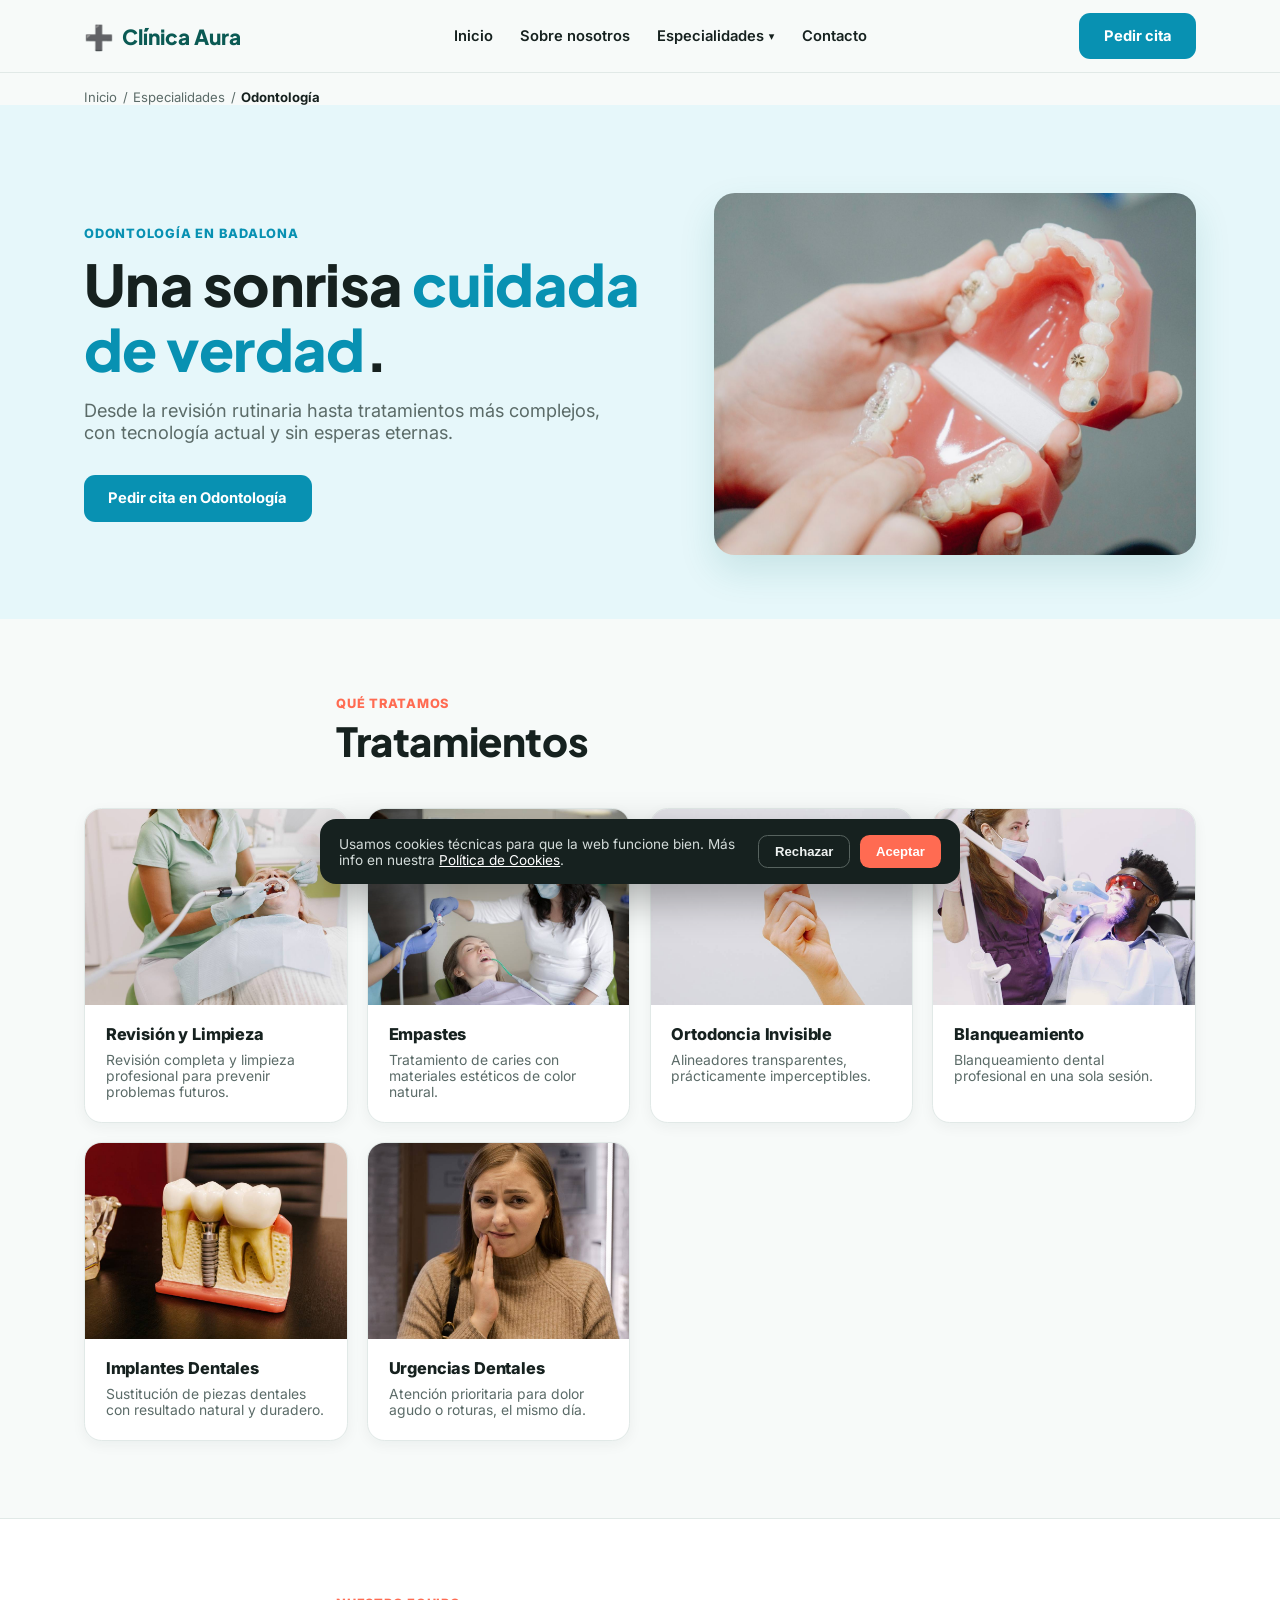
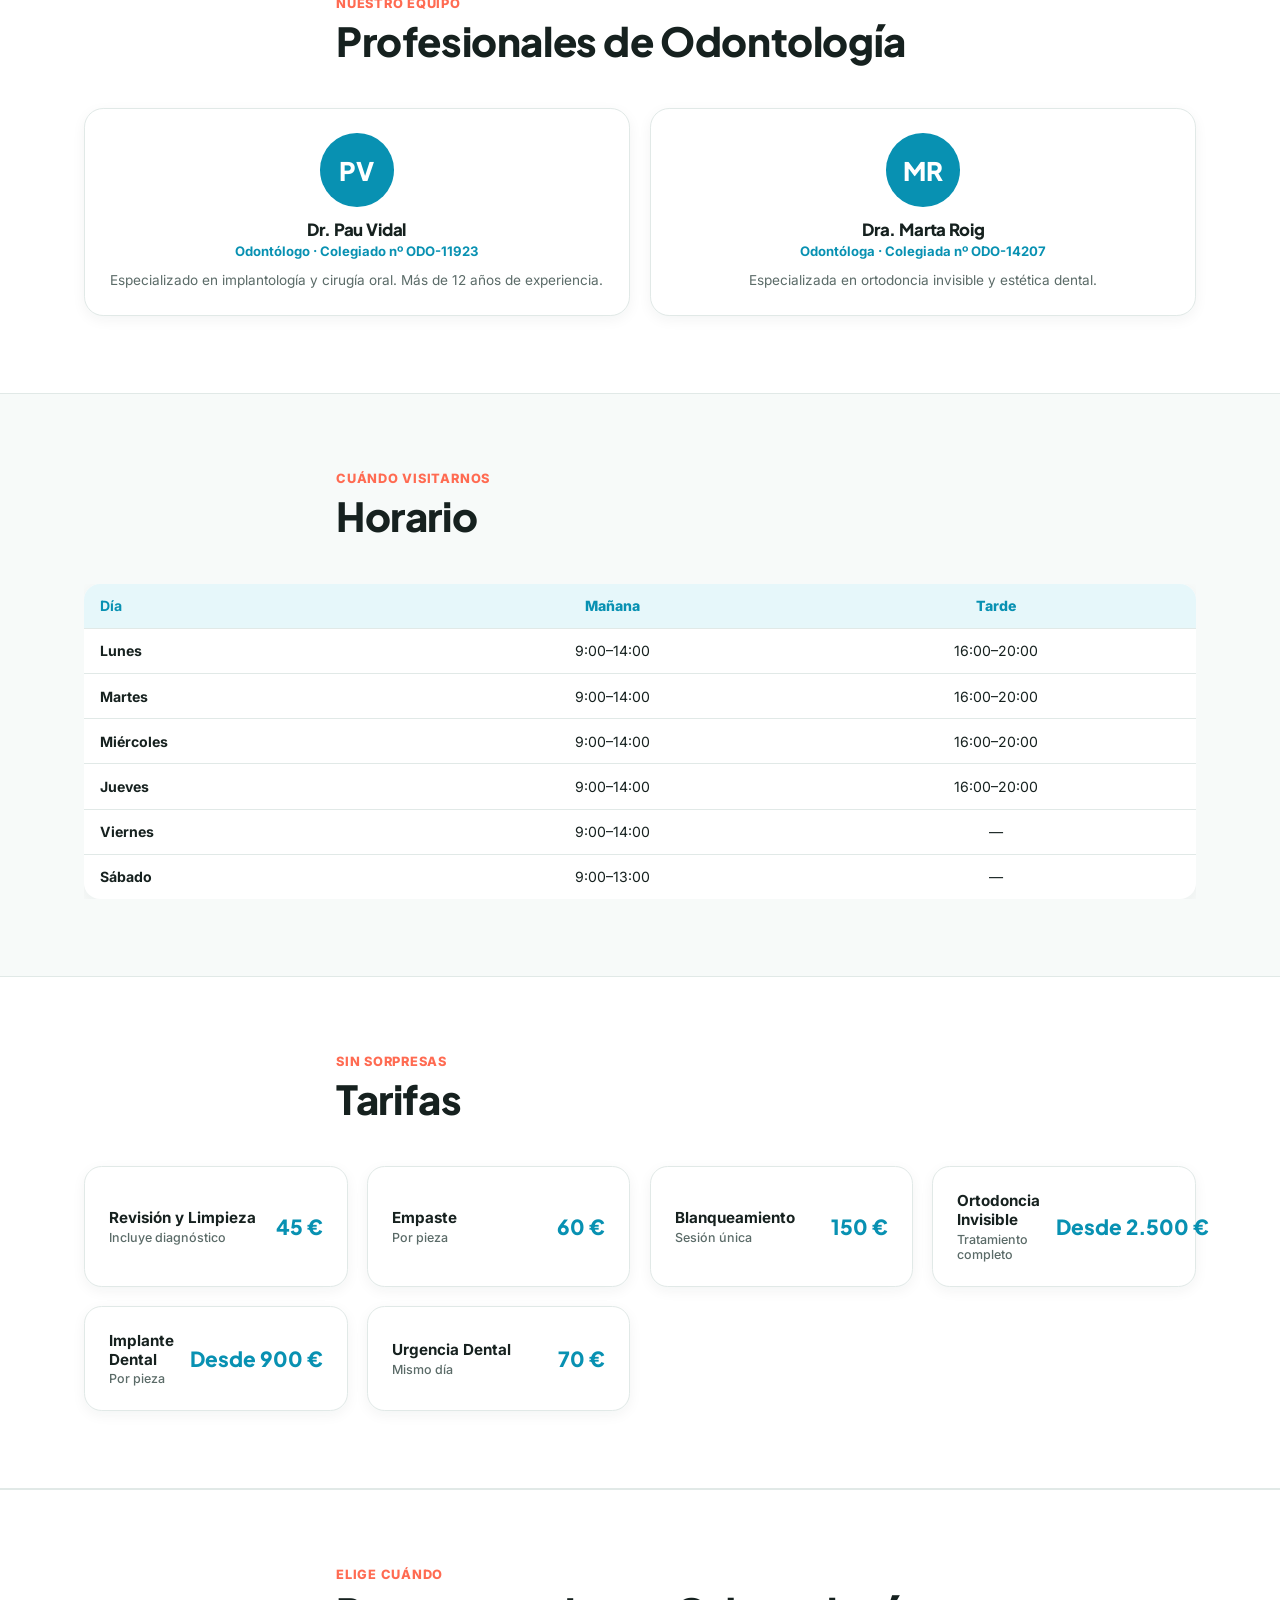
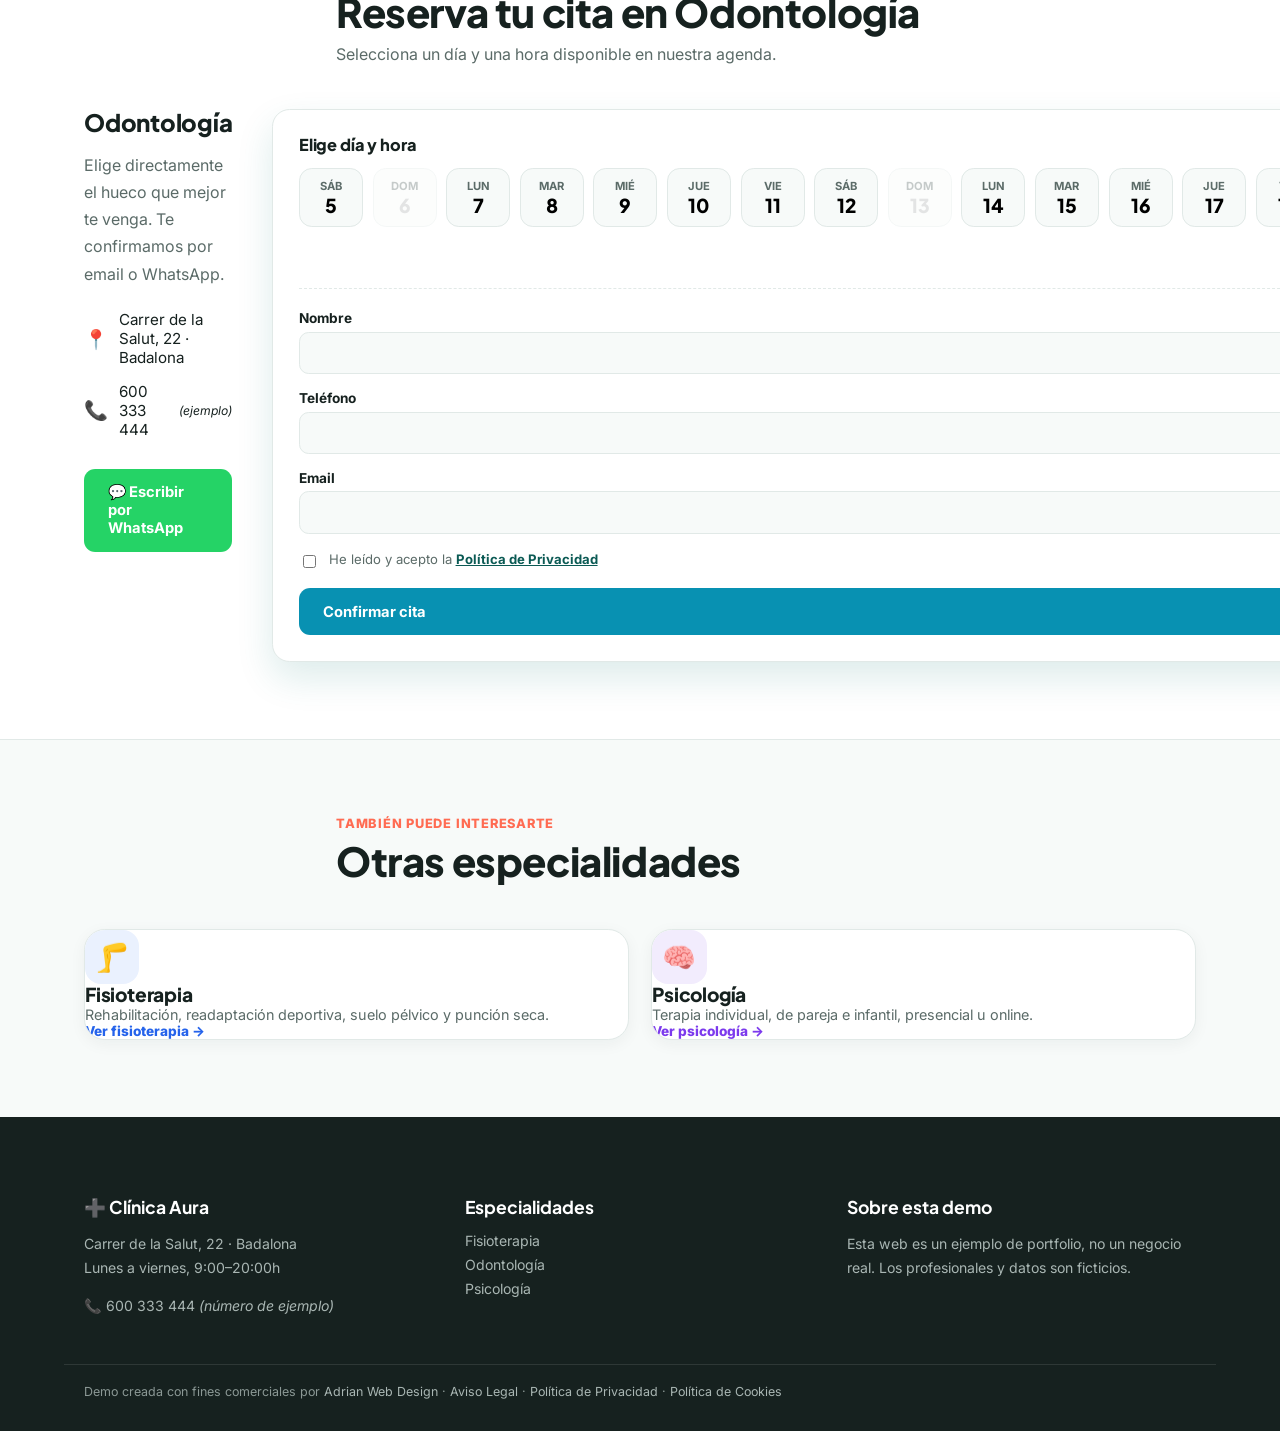
<file: odontologia.html>
<!doctype html>
<html lang="es">
<head>
<meta charset="UTF-8" />
<meta name="viewport" content="width=device-width, initial-scale=1.0" />
<title>Odontología en Badalona | Clínica Aura</title>
<meta name="description" content="Odontología en Badalona: revisiones, ortodoncia invisible, implantes y urgencias dentales. Horarios, profesionales y tarifas. Pide tu cita en Clínica Aura." />
<link rel="preconnect" href="https://fonts.googleapis.com">
<link href="https://fonts.googleapis.com/css2?family=Plus+Jakarta+Sans:wght@700;800&family=Inter:wght@400;600;700;800&display=swap" rel="stylesheet">
<link rel="stylesheet" href="clinica.css" />
</head>
<body class="theme-odonto">

<header class="site-header">
  <div class="wrap">
    <a href="index.html" class="logo"><span class="ico">➕</span> Clínica Aura</a>
    <nav class="nav-links">
      <a href="index.html">Inicio</a>
      <a href="sobre-nosotros.html">Sobre nosotros</a>
      <div class="dropdown">
        <button class="dropdown-btn">Especialidades <span class="caret">▾</span></button>
        <div class="dropdown-menu">
          <a href="fisioterapia.html"><span class="tag" style="background:#2563eb"></span> Fisioterapia</a>
          <a href="odontologia.html"><span class="tag" style="background:#0891b2"></span> Odontología</a>
          <a href="psicologia.html"><span class="tag" style="background:#7c3aed"></span> Psicología</a>
        </div>
      </div>
      <a href="index.html#contacto">Contacto</a>
    </nav>
    <a href="index.html#contacto" class="btn btn-accent">Pedir cita</a>
  </div>
</header>

<div class="wrap">
  <div class="breadcrumb"><a href="index.html">Inicio</a><span class="sep">/</span><a href="index.html#especialidades">Especialidades</a><span class="sep">/</span><span class="current">Odontología</span></div>
</div>

<section class="hero specialty">
  <div class="wrap hero-grid">
    <div>
      <div class="eyebrow">Odontología en Badalona</div>
      <h1>Una sonrisa <span>cuidada de verdad</span>.</h1>
      <p class="lead">Desde la revisión rutinaria hasta tratamientos más complejos, con tecnología actual y sin esperas eternas.</p>
      <div class="cta-row"><a href="#reserva" class="btn btn-accent">Pedir cita en Odontología</a></div>
    </div>
    <div class="hero-photo">
      <!-- Foto: Pexels, licencia gratuita (pexels.com/photo/13207278) -->
      <img src="assets/odonto-hero.jpg" alt="Modelo dental de ortodoncia sostenido en la mano" loading="lazy">
    </div>
  </div>
</section>

<section class="section">
  <div class="wrap">
    <div class="section-head reveal">
      <div class="eyebrow">Qué tratamos</div>
      <h2>Tratamientos</h2>
    </div>
    <div class="grid">
      <div class="card treatment reveal">
        <div class="card-photo"><img src="assets/servicio-odonto-revision.jpg" alt="Dentista realizando una revisión dental" loading="lazy"></div>
        <div class="card-body"><h3>Revisión y Limpieza</h3><div class="desc">Revisión completa y limpieza profesional para prevenir problemas futuros.</div></div>
      </div>
      <div class="card treatment reveal">
        <div class="card-photo"><img src="assets/servicio-odonto-empastes.jpg" alt="Tratamiento de empaste dental" loading="lazy"></div>
        <div class="card-body"><h3>Empastes</h3><div class="desc">Tratamiento de caries con materiales estéticos de color natural.</div></div>
      </div>
      <div class="card treatment reveal">
        <div class="card-photo"><img src="assets/servicio-odonto-ortodoncia.jpg" alt="Alineador transparente de ortodoncia invisible" loading="lazy"></div>
        <div class="card-body"><h3>Ortodoncia Invisible</h3><div class="desc">Alineadores transparentes, prácticamente imperceptibles.</div></div>
      </div>
      <div class="card treatment reveal">
        <div class="card-photo"><img src="assets/servicio-odonto-blanqueamiento.jpg" alt="Tratamiento de blanqueamiento dental" loading="lazy"></div>
        <div class="card-body"><h3>Blanqueamiento</h3><div class="desc">Blanqueamiento dental profesional en una sola sesión.</div></div>
      </div>
      <div class="card treatment reveal">
        <div class="card-photo"><img src="assets/servicio-odonto-implantes.jpg" alt="Modelo de implante dental" loading="lazy"></div>
        <div class="card-body"><h3>Implantes Dentales</h3><div class="desc">Sustitución de piezas dentales con resultado natural y duradero.</div></div>
      </div>
      <div class="card treatment reveal">
        <div class="card-photo"><img src="assets/servicio-odonto-urgencias.jpg" alt="Paciente con dolor dental antes de una urgencia" loading="lazy"></div>
        <div class="card-body"><h3>Urgencias Dentales</h3><div class="desc">Atención prioritaria para dolor agudo o roturas, el mismo día.</div></div>
      </div>
    </div>
  </div>
</section>

<section class="section alt">
  <div class="wrap">
    <div class="section-head reveal">
      <div class="eyebrow">Nuestro equipo</div>
      <h2>Profesionales de Odontología</h2>
    </div>
    <div class="pro-grid">
      <div class="pro-card reveal">
        <div class="pro-avatar">PV</div>
        <h3>Dr. Pau Vidal</h3>
        <div class="rol">Odontólogo · Colegiado nº ODO-11923</div>
        <p>Especializado en implantología y cirugía oral. Más de 12 años de experiencia.</p>
      </div>
      <div class="pro-card reveal">
        <div class="pro-avatar">MR</div>
        <h3>Dra. Marta Roig</h3>
        <div class="rol">Odontóloga · Colegiada nº ODO-14207</div>
        <p>Especializada en ortodoncia invisible y estética dental.</p>
      </div>
    </div>
  </div>
</section>

<section class="section">
  <div class="wrap">
    <div class="section-head reveal">
      <div class="eyebrow">Cuándo visitarnos</div>
      <h2>Horario</h2>
    </div>
    <div class="table-scroll reveal">
      <table class="timetable">
        <thead><tr><th>Día</th><th>Mañana</th><th>Tarde</th></tr></thead>
        <tbody>
          <tr><td>Lunes</td><td>9:00–14:00</td><td>16:00–20:00</td></tr>
          <tr><td>Martes</td><td>9:00–14:00</td><td>16:00–20:00</td></tr>
          <tr><td>Miércoles</td><td>9:00–14:00</td><td>16:00–20:00</td></tr>
          <tr><td>Jueves</td><td>9:00–14:00</td><td>16:00–20:00</td></tr>
          <tr><td>Viernes</td><td>9:00–14:00</td><td>—</td></tr>
          <tr><td>Sábado</td><td>9:00–13:00</td><td>—</td></tr>
        </tbody>
      </table>
    </div>
  </div>
</section>

<section class="section alt">
  <div class="wrap">
    <div class="section-head reveal">
      <div class="eyebrow">Sin sorpresas</div>
      <h2>Tarifas</h2>
    </div>
    <div class="price-table">
      <div class="price-card reveal"><div class="name">Revisión y Limpieza<small>Incluye diagnóstico</small></div><div class="amount">45 €</div></div>
      <div class="price-card reveal"><div class="name">Empaste<small>Por pieza</small></div><div class="amount">60 €</div></div>
      <div class="price-card reveal"><div class="name">Blanqueamiento<small>Sesión única</small></div><div class="amount">150 €</div></div>
      <div class="price-card reveal"><div class="name">Ortodoncia Invisible<small>Tratamiento completo</small></div><div class="amount">Desde 2.500 €</div></div>
      <div class="price-card reveal"><div class="name">Implante Dental<small>Por pieza</small></div><div class="amount">Desde 900 €</div></div>
      <div class="price-card reveal"><div class="name">Urgencia Dental<small>Mismo día</small></div><div class="amount">70 €</div></div>
    </div>
  </div>
</section>

<section class="section alt" id="reserva">
  <div class="wrap">
    <div class="section-head reveal">
      <div class="eyebrow">Elige cuándo</div>
      <h2>Reserva tu cita en Odontología</h2>
      <p>Selecciona un día y una hora disponible en nuestra agenda.</p>
    </div>
    <div class="contact-wrap">
      <div class="contact-info reveal">
        <h3>Odontología</h3>
        <p>Elige directamente el hueco que mejor te venga. Te confirmamos por email o WhatsApp.</p>
        <div class="item"><span class="ico">📍</span> Carrer de la Salut, 22 · Badalona</div>
        <div class="item"><span class="ico">📞</span> 600 333 444 <em style="font-size:0.8em;">(ejemplo)</em></div>
        <a href="#" class="btn btn-wsp" style="margin-top:1rem;">💬 Escribir por WhatsApp</a>
      </div>
      <div class="reveal">
        <form class="contact-form">
          <div class="form-error"></div>
          <div class="booking-widget">
            <h3>Elige día y hora</h3>
            <div class="day-picker"></div>
            <div class="time-grid"></div>
            <div class="booking-summary"></div>
            <input type="hidden" name="cita_fecha">
            <input type="hidden" name="cita_hora">
          </div>
          <div class="field"><label for="nombre-odonto">Nombre</label><input type="text" id="nombre-odonto" name="nombre" required></div>
          <div class="field"><label for="telefono-odonto">Teléfono</label><input type="tel" id="telefono-odonto" name="telefono" required></div>
          <div class="field"><label for="email-odonto">Email</label><input type="email" id="email-odonto" name="email" required></div>
          <div class="checkbox-row">
            <input type="checkbox" id="privacidad-odonto" name="privacidad">
            <label for="privacidad-odonto">He leído y acepto la <a href="politica-privacidad.html" target="_blank">Política de Privacidad</a></label>
          </div>
          <div class="submit-row"><button type="submit" class="btn btn-accent">Confirmar cita</button></div>
        </form>
        <div class="form-success">
          <div class="ico">✅</div>
          <h3>¡Cita solicitada!</h3>
          <p class="cita-elegida"></p>
          <p style="font-size:0.85rem;">Esto es una demo: en la web real, esta solicitud llegaría directamente a la agenda de la clínica.</p>
        </div>
      </div>
    </div>
  </div>
</section>

<section class="section">
  <div class="wrap">
    <div class="section-head reveal">
      <div class="eyebrow">También puede interesarte</div>
      <h2>Otras especialidades</h2>
    </div>
    <div class="spec-grid">
      <a href="fisioterapia.html" class="spec-card fisio reveal"><div class="ico">🦵</div><h3>Fisioterapia</h3><p>Rehabilitación, readaptación deportiva, suelo pélvico y punción seca.</p><div class="go">Ver fisioterapia →</div></a>
      <a href="psicologia.html" class="spec-card psico reveal"><div class="ico">🧠</div><h3>Psicología</h3><p>Terapia individual, de pareja e infantil, presencial u online.</p><div class="go">Ver psicología →</div></a>
    </div>
  </div>
</section>

<footer class="site-footer">
  <div class="wrap">
    <div><h4>➕ Clínica Aura</h4><p>Carrer de la Salut, 22 · Badalona<br>Lunes a viernes, 9:00–20:00h</p><p>📞 600 333 444 <em>(número de ejemplo)</em></p></div>
    <div><h4>Especialidades</h4><ul><li><a href="fisioterapia.html">Fisioterapia</a></li><li><a href="odontologia.html">Odontología</a></li><li><a href="psicologia.html">Psicología</a></li></ul></div>
    <div><h4>Sobre esta demo</h4><p>Esta web es un ejemplo de portfolio, no un negocio real. Los profesionales y datos son ficticios.</p></div>
  </div>
  <div class="footer-bottom">
    <span>Demo creada con fines comerciales por <a href="https://adrianwebdesign.es/" target="_blank" rel="noopener">Adrian Web Design</a> · <a href="aviso-legal.html">Aviso Legal</a> · <a href="politica-privacidad.html">Política de Privacidad</a> · <a href="politica-cookies.html">Política de Cookies</a></span>
  </div>
</footer>

<div class="cookie-banner" id="cookie-banner">
  <p>Usamos cookies técnicas para que la web funcione bien. Más info en nuestra <a href="politica-cookies.html">Política de Cookies</a>.</p>
  <div class="cookie-actions"><button class="btn-reject" id="cookie-reject">Rechazar</button><button class="btn-accept" id="cookie-accept">Aceptar</button></div>
</div>

<script>
window.CLINIC_SCHEDULE = {
  0: null,
  1: ['09:00','10:00','11:00','12:00','13:00','16:00','17:00','18:00','19:00'],
  2: ['09:00','10:00','11:00','12:00','13:00','16:00','17:00','18:00','19:00'],
  3: ['09:00','10:00','11:00','12:00','13:00','16:00','17:00','18:00','19:00'],
  4: ['09:00','10:00','11:00','12:00','13:00','16:00','17:00','18:00','19:00'],
  5: ['09:00','10:00','11:00','12:00','13:00'],
  6: ['09:00','10:00','11:00','12:00']
};
</script>
<script src="script.js"></script>
</body>
</html>
</file>
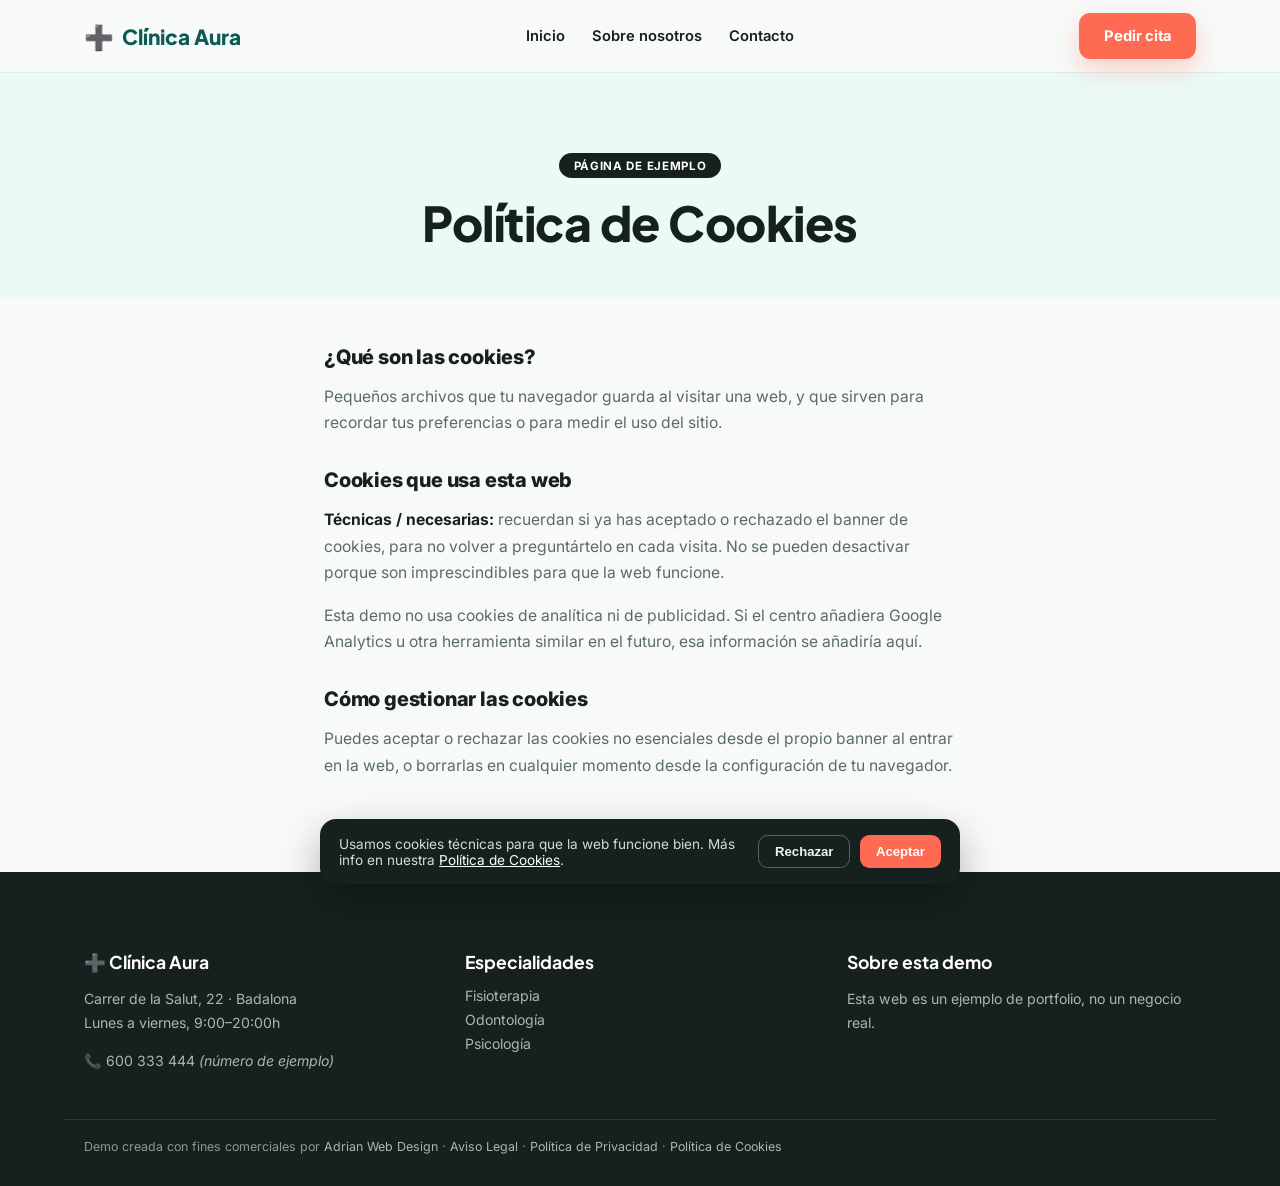
<file: politica-cookies.html>
<!doctype html>
<html lang="es">
<head>
<meta charset="UTF-8" />
<meta name="viewport" content="width=device-width, initial-scale=1.0" />
<title>Política de Cookies | Clínica Aura (demo)</title>
<link rel="preconnect" href="https://fonts.googleapis.com">
<link href="https://fonts.googleapis.com/css2?family=Plus+Jakarta+Sans:wght@700;800&family=Inter:wght@400;600;700;800&display=swap" rel="stylesheet">
<link rel="stylesheet" href="clinica.css" />
</head>
<body>
<header class="site-header">
  <div class="wrap">
    <a href="index.html" class="logo"><span class="ico">➕</span> Clínica Aura</a>
    <nav class="nav-links"><a href="index.html">Inicio</a><a href="sobre-nosotros.html">Sobre nosotros</a><a href="index.html#contacto">Contacto</a></nav>
    <a href="index.html#contacto" class="btn btn-solid">Pedir cita</a>
  </div>
</header>

<section class="legal-hero"><div class="wrap"><div class="badge-demo">Página de ejemplo</div><h1>Política de Cookies</h1></div></section>

<article class="legal-body">
  <h2>¿Qué son las cookies?</h2>
  <p>Pequeños archivos que tu navegador guarda al visitar una web, y que
  sirven para recordar tus preferencias o para medir el uso del sitio.</p>

  <h2>Cookies que usa esta web</h2>
  <p><strong>Técnicas / necesarias:</strong> recuerdan si ya has aceptado o
  rechazado el banner de cookies, para no volver a preguntártelo en cada
  visita. No se pueden desactivar porque son imprescindibles para que la
  web funcione.</p>
  <p>Esta demo no usa cookies de analítica ni de publicidad. Si el centro
  añadiera Google Analytics u otra herramienta similar en el futuro, esa
  información se añadiría aquí.</p>

  <h2>Cómo gestionar las cookies</h2>
  <p>Puedes aceptar o rechazar las cookies no esenciales desde el propio
  banner al entrar en la web, o borrarlas en cualquier momento desde la
  configuración de tu navegador.</p>
</article>

<footer class="site-footer">
  <div class="wrap">
    <div><h4>➕ Clínica Aura</h4><p>Carrer de la Salut, 22 · Badalona<br>Lunes a viernes, 9:00–20:00h</p><p>📞 600 333 444 <em>(número de ejemplo)</em></p></div>
    <div><h4>Especialidades</h4><ul><li><a href="fisioterapia.html">Fisioterapia</a></li><li><a href="odontologia.html">Odontología</a></li><li><a href="psicologia.html">Psicología</a></li></ul></div>
    <div><h4>Sobre esta demo</h4><p>Esta web es un ejemplo de portfolio, no un negocio real.</p></div>
  </div>
  <div class="footer-bottom">
    <span>Demo creada con fines comerciales por <a href="https://adrianwebdesign.es/" target="_blank" rel="noopener">Adrian Web Design</a> · <a href="aviso-legal.html">Aviso Legal</a> · <a href="politica-privacidad.html">Política de Privacidad</a> · <a href="politica-cookies.html">Política de Cookies</a></span>
  </div>
</footer>

<div class="cookie-banner" id="cookie-banner">
  <p>Usamos cookies técnicas para que la web funcione bien. Más info en nuestra <a href="politica-cookies.html">Política de Cookies</a>.</p>
  <div class="cookie-actions"><button class="btn-reject" id="cookie-reject">Rechazar</button><button class="btn-accept" id="cookie-accept">Aceptar</button></div>
</div>
<script src="script.js"></script>
</body>
</html>
</file>
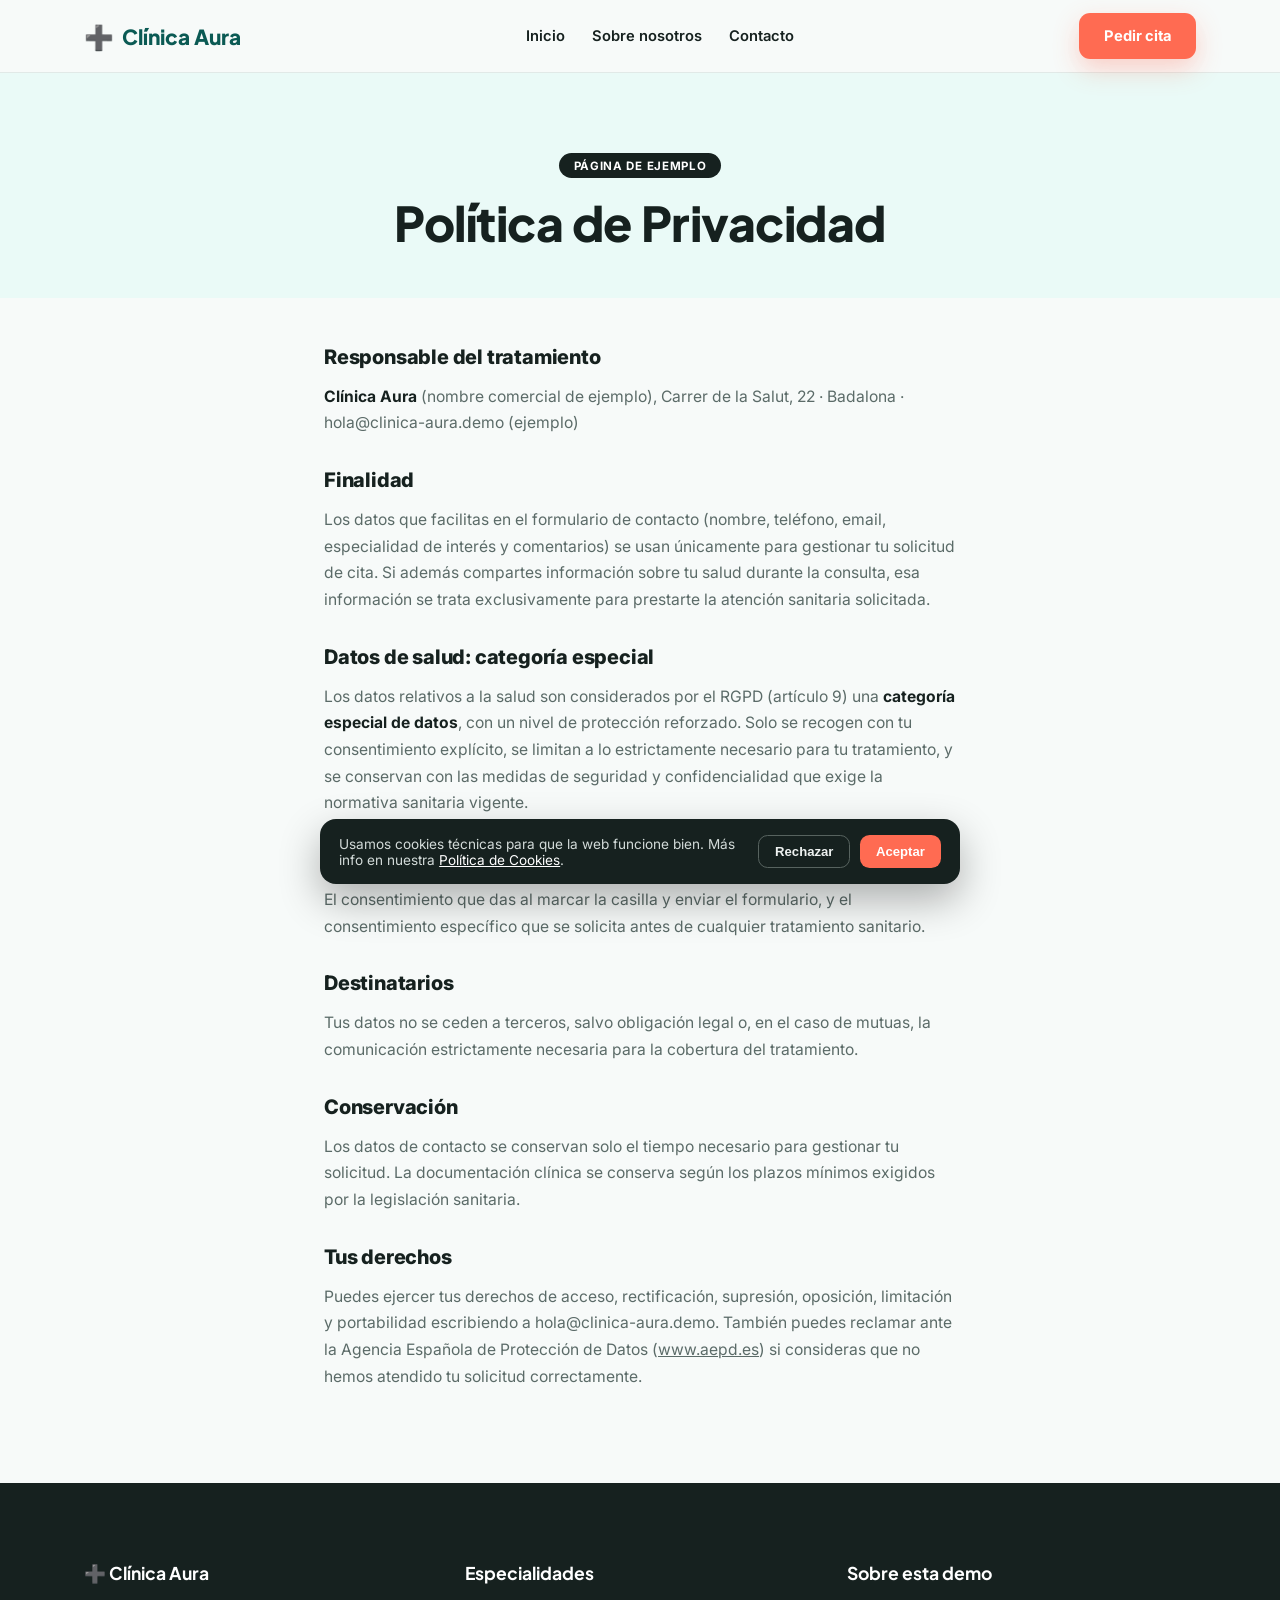
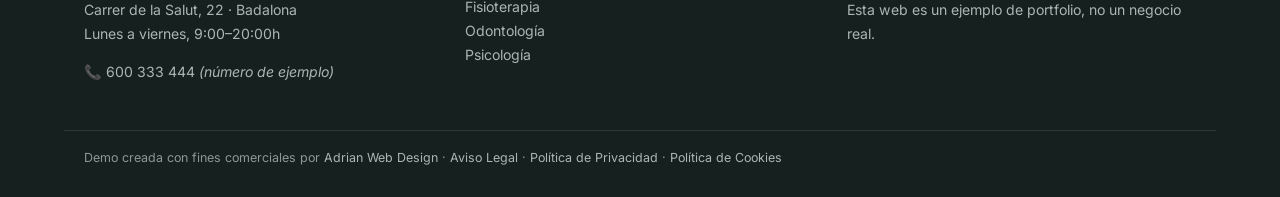
<file: politica-privacidad.html>
<!doctype html>
<html lang="es">
<head>
<meta charset="UTF-8" />
<meta name="viewport" content="width=device-width, initial-scale=1.0" />
<title>Política de Privacidad | Clínica Aura (demo)</title>
<link rel="preconnect" href="https://fonts.googleapis.com">
<link href="https://fonts.googleapis.com/css2?family=Plus+Jakarta+Sans:wght@700;800&family=Inter:wght@400;600;700;800&display=swap" rel="stylesheet">
<link rel="stylesheet" href="clinica.css" />
</head>
<body>
<header class="site-header">
  <div class="wrap">
    <a href="index.html" class="logo"><span class="ico">➕</span> Clínica Aura</a>
    <nav class="nav-links"><a href="index.html">Inicio</a><a href="sobre-nosotros.html">Sobre nosotros</a><a href="index.html#contacto">Contacto</a></nav>
    <a href="index.html#contacto" class="btn btn-solid">Pedir cita</a>
  </div>
</header>

<section class="legal-hero"><div class="wrap"><div class="badge-demo">Página de ejemplo</div><h1>Política de Privacidad</h1></div></section>

<article class="legal-body">
  <h2>Responsable del tratamiento</h2>
  <p><strong>Clínica Aura</strong> (nombre comercial de ejemplo), Carrer de la Salut, 22 · Badalona · hola@clinica-aura.demo (ejemplo)</p>

  <h2>Finalidad</h2>
  <p>Los datos que facilitas en el formulario de contacto (nombre, teléfono,
  email, especialidad de interés y comentarios) se usan únicamente para
  gestionar tu solicitud de cita. Si además compartes información sobre tu
  salud durante la consulta, esa información se trata exclusivamente para
  prestarte la atención sanitaria solicitada.</p>

  <h2>Datos de salud: categoría especial</h2>
  <p>Los datos relativos a la salud son considerados por el RGPD (artículo
  9) una <strong>categoría especial de datos</strong>, con un nivel de
  protección reforzado. Solo se recogen con tu consentimiento explícito,
  se limitan a lo estrictamente necesario para tu tratamiento, y se
  conservan con las medidas de seguridad y confidencialidad que exige la
  normativa sanitaria vigente.</p>

  <h2>Legitimación</h2>
  <p>El consentimiento que das al marcar la casilla y enviar el formulario,
  y el consentimiento específico que se solicita antes de cualquier
  tratamiento sanitario.</p>

  <h2>Destinatarios</h2>
  <p>Tus datos no se ceden a terceros, salvo obligación legal o, en el caso
  de mutuas, la comunicación estrictamente necesaria para la cobertura del
  tratamiento.</p>

  <h2>Conservación</h2>
  <p>Los datos de contacto se conservan solo el tiempo necesario para
  gestionar tu solicitud. La documentación clínica se conserva según los
  plazos mínimos exigidos por la legislación sanitaria.</p>

  <h2>Tus derechos</h2>
  <p>Puedes ejercer tus derechos de acceso, rectificación, supresión,
  oposición, limitación y portabilidad escribiendo a
  hola@clinica-aura.demo. También puedes reclamar ante la Agencia Española
  de Protección de Datos (<a href="https://www.aepd.es" target="_blank" rel="noopener">www.aepd.es</a>)
  si consideras que no hemos atendido tu solicitud correctamente.</p>
</article>

<footer class="site-footer">
  <div class="wrap">
    <div><h4>➕ Clínica Aura</h4><p>Carrer de la Salut, 22 · Badalona<br>Lunes a viernes, 9:00–20:00h</p><p>📞 600 333 444 <em>(número de ejemplo)</em></p></div>
    <div><h4>Especialidades</h4><ul><li><a href="fisioterapia.html">Fisioterapia</a></li><li><a href="odontologia.html">Odontología</a></li><li><a href="psicologia.html">Psicología</a></li></ul></div>
    <div><h4>Sobre esta demo</h4><p>Esta web es un ejemplo de portfolio, no un negocio real.</p></div>
  </div>
  <div class="footer-bottom">
    <span>Demo creada con fines comerciales por <a href="https://adrianwebdesign.es/" target="_blank" rel="noopener">Adrian Web Design</a> · <a href="aviso-legal.html">Aviso Legal</a> · <a href="politica-privacidad.html">Política de Privacidad</a> · <a href="politica-cookies.html">Política de Cookies</a></span>
  </div>
</footer>

<div class="cookie-banner" id="cookie-banner">
  <p>Usamos cookies técnicas para que la web funcione bien. Más info en nuestra <a href="politica-cookies.html">Política de Cookies</a>.</p>
  <div class="cookie-actions"><button class="btn-reject" id="cookie-reject">Rechazar</button><button class="btn-accept" id="cookie-accept">Aceptar</button></div>
</div>
<script src="script.js"></script>
</body>
</html>
</file>
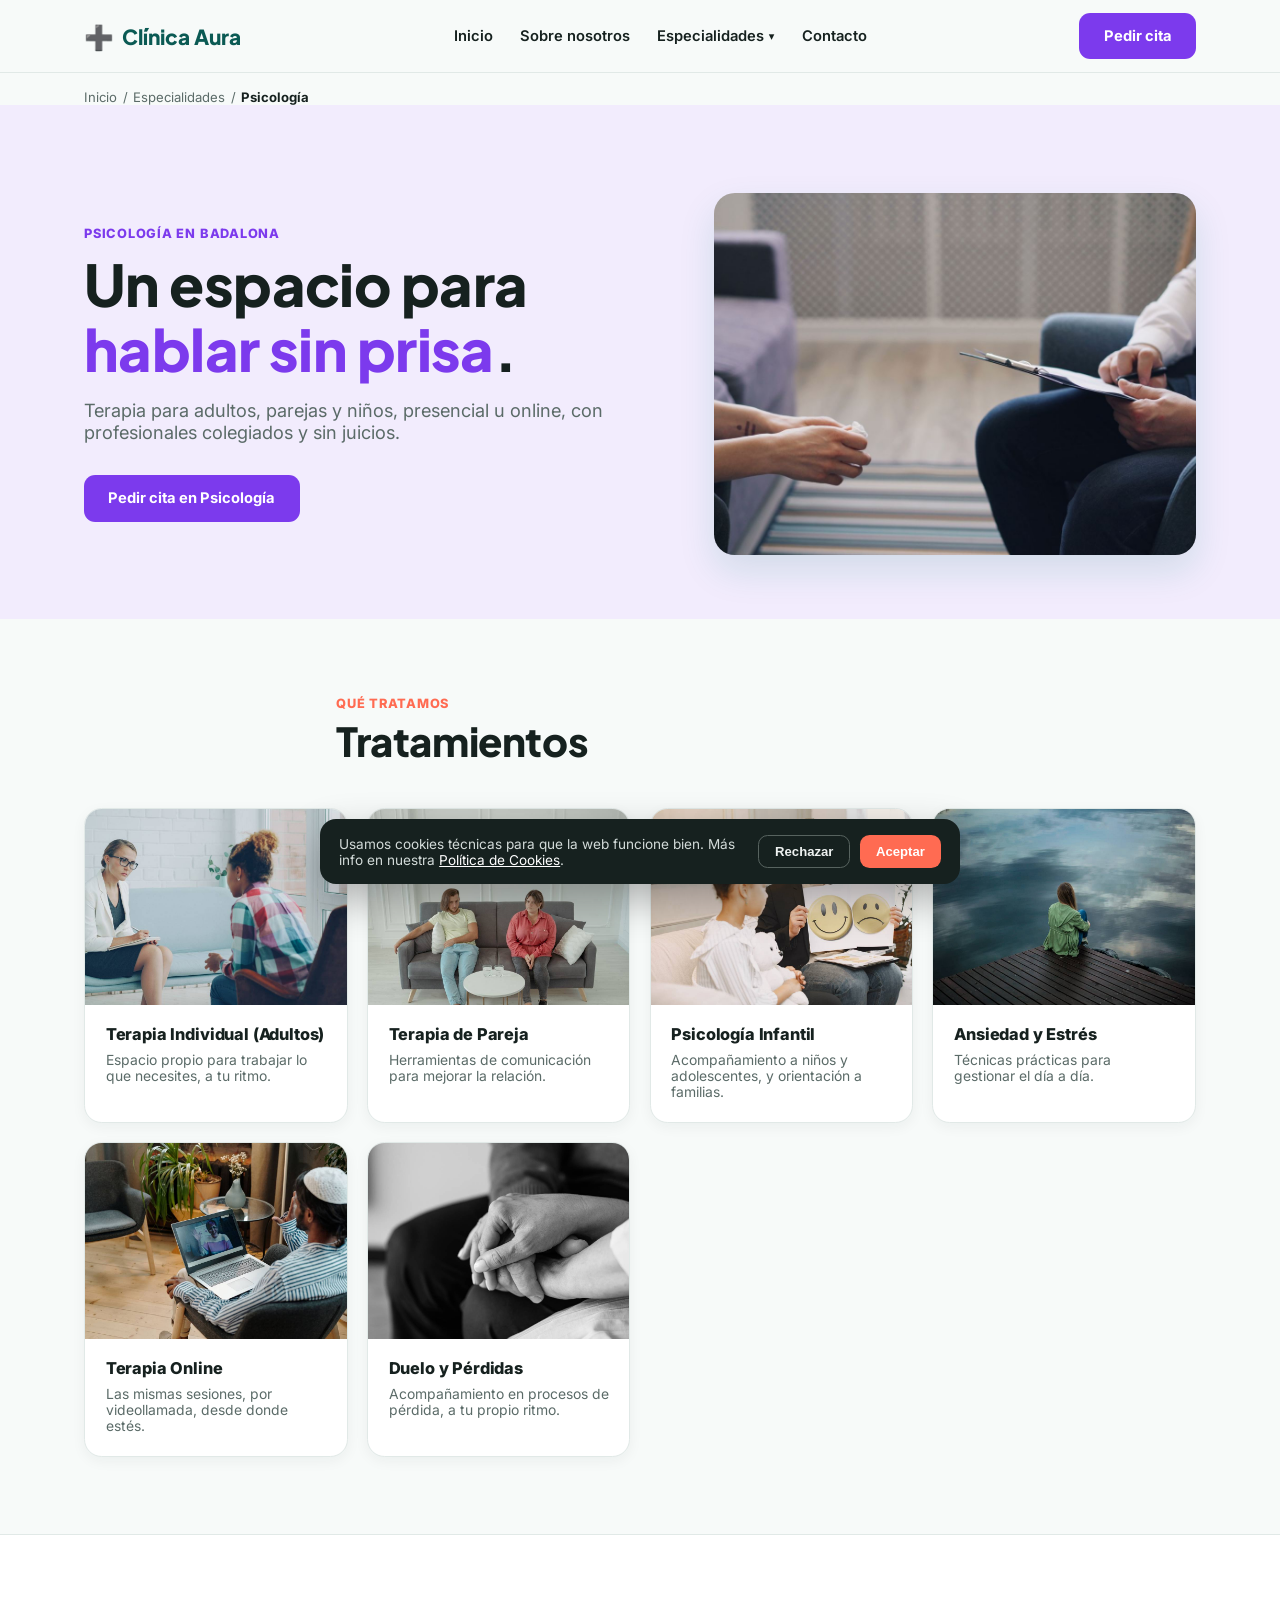
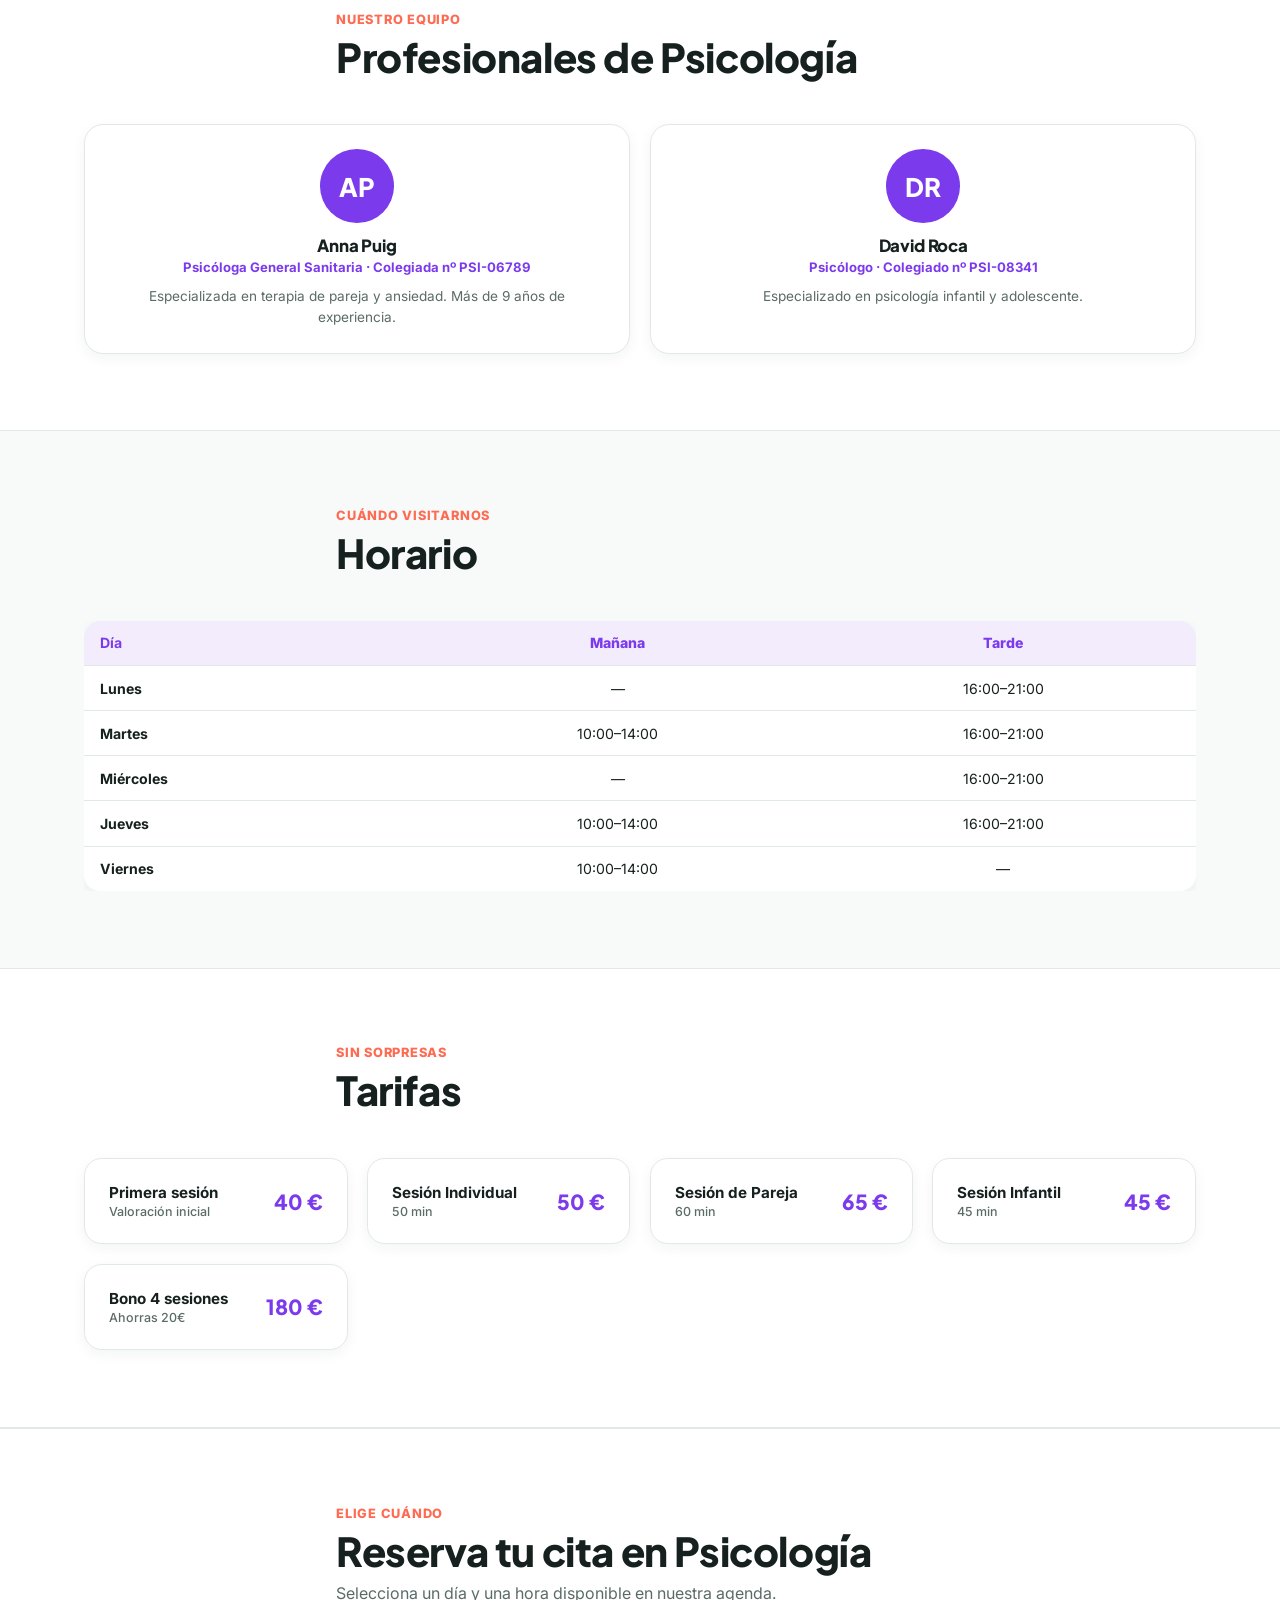
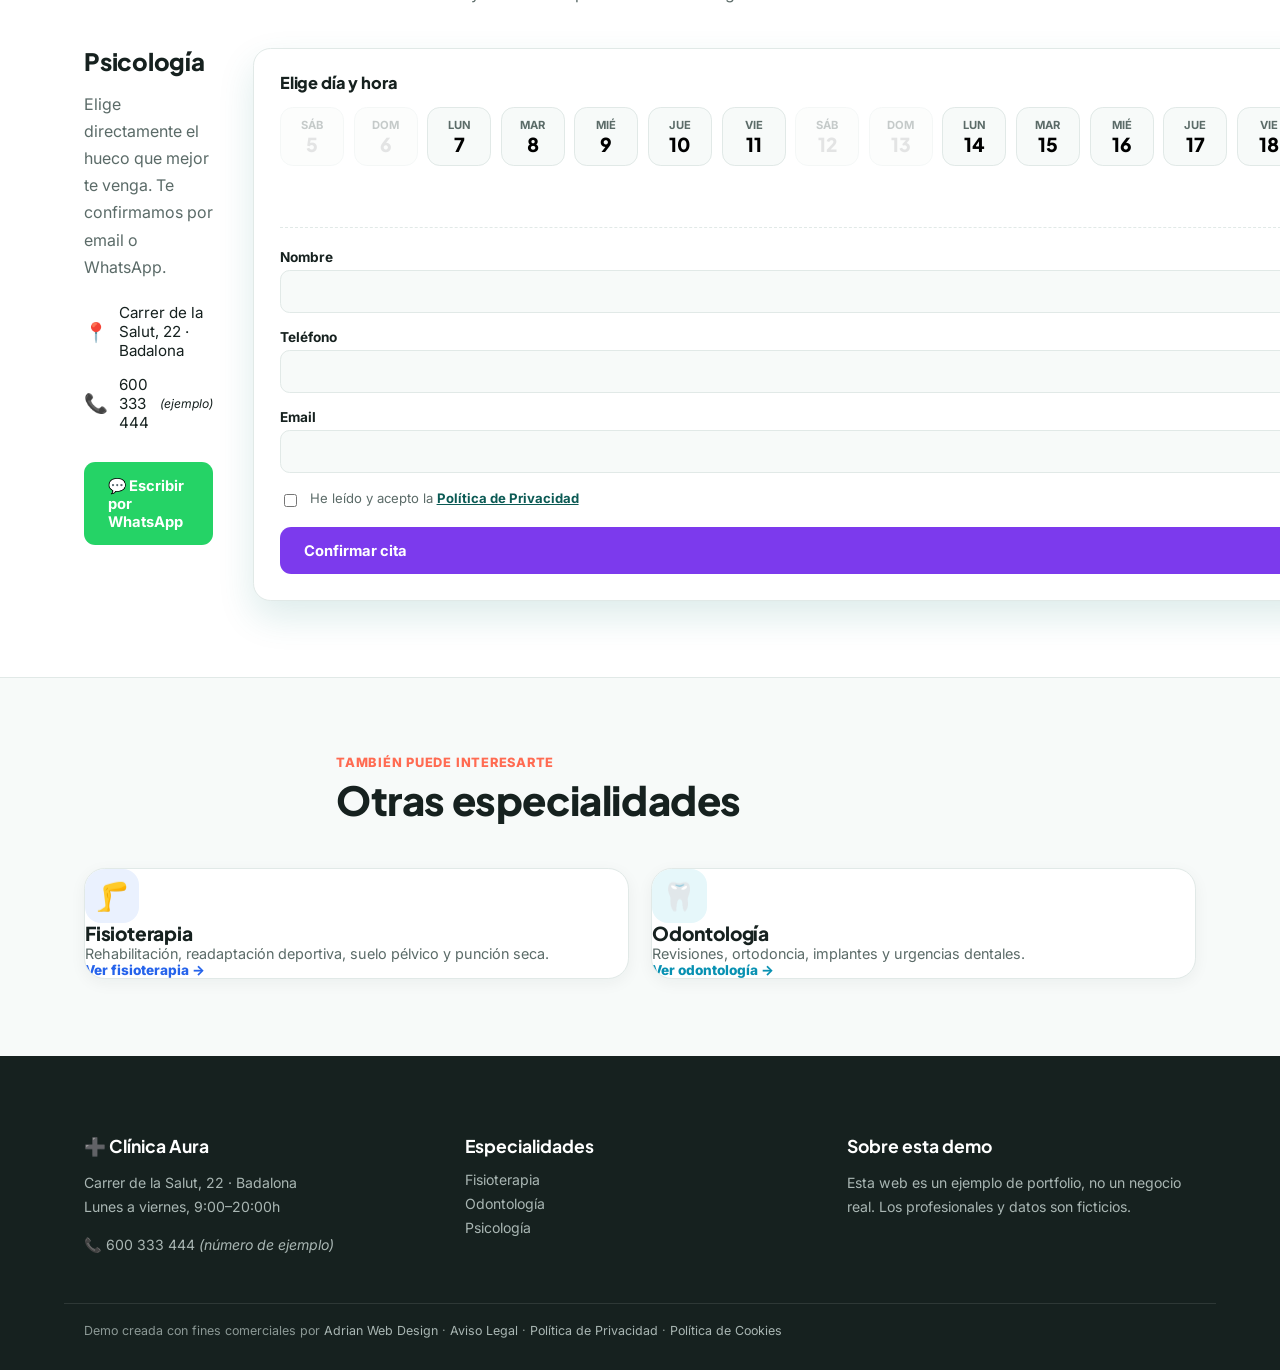
<file: psicologia.html>
<!doctype html>
<html lang="es">
<head>
<meta charset="UTF-8" />
<meta name="viewport" content="width=device-width, initial-scale=1.0" />
<title>Psicología en Badalona | Clínica Aura</title>
<meta name="description" content="Psicología en Badalona: terapia individual, de pareja e infantil, presencial u online. Horarios, profesionales y tarifas. Pide tu cita en Clínica Aura." />
<link rel="preconnect" href="https://fonts.googleapis.com">
<link href="https://fonts.googleapis.com/css2?family=Plus+Jakarta+Sans:wght@700;800&family=Inter:wght@400;600;700;800&display=swap" rel="stylesheet">
<link rel="stylesheet" href="clinica.css" />
</head>
<body class="theme-psico">

<header class="site-header">
  <div class="wrap">
    <a href="index.html" class="logo"><span class="ico">➕</span> Clínica Aura</a>
    <nav class="nav-links">
      <a href="index.html">Inicio</a>
      <a href="sobre-nosotros.html">Sobre nosotros</a>
      <div class="dropdown">
        <button class="dropdown-btn">Especialidades <span class="caret">▾</span></button>
        <div class="dropdown-menu">
          <a href="fisioterapia.html"><span class="tag" style="background:#2563eb"></span> Fisioterapia</a>
          <a href="odontologia.html"><span class="tag" style="background:#0891b2"></span> Odontología</a>
          <a href="psicologia.html"><span class="tag" style="background:#7c3aed"></span> Psicología</a>
        </div>
      </div>
      <a href="index.html#contacto">Contacto</a>
    </nav>
    <a href="index.html#contacto" class="btn btn-accent">Pedir cita</a>
  </div>
</header>

<div class="wrap">
  <div class="breadcrumb"><a href="index.html">Inicio</a><span class="sep">/</span><a href="index.html#especialidades">Especialidades</a><span class="sep">/</span><span class="current">Psicología</span></div>
</div>

<section class="hero specialty">
  <div class="wrap hero-grid">
    <div>
      <div class="eyebrow">Psicología en Badalona</div>
      <h1>Un espacio para <span>hablar sin prisa</span>.</h1>
      <p class="lead">Terapia para adultos, parejas y niños, presencial u online, con profesionales colegiados y sin juicios.</p>
      <div class="cta-row"><a href="#reserva" class="btn btn-accent">Pedir cita en Psicología</a></div>
    </div>
    <div class="hero-photo">
      <!-- Foto: Pexels, licencia gratuita (pexels.com/photo/23496452) -->
      <img src="assets/psico-hero.jpg" alt="Sesión de terapia psicológica entre paciente y profesional" loading="lazy">
    </div>
  </div>
</section>

<section class="section">
  <div class="wrap">
    <div class="section-head reveal">
      <div class="eyebrow">Qué tratamos</div>
      <h2>Tratamientos</h2>
    </div>
    <div class="grid">
      <div class="card treatment reveal">
        <div class="card-photo"><img src="assets/servicio-psico-individual.jpg" alt="Sesión de terapia individual para adultos" loading="lazy"></div>
        <div class="card-body"><h3>Terapia Individual (Adultos)</h3><div class="desc">Espacio propio para trabajar lo que necesites, a tu ritmo.</div></div>
      </div>
      <div class="card treatment reveal">
        <div class="card-photo"><img src="assets/servicio-psico-pareja.jpg" alt="Sesión de terapia de pareja" loading="lazy"></div>
        <div class="card-body"><h3>Terapia de Pareja</h3><div class="desc">Herramientas de comunicación para mejorar la relación.</div></div>
      </div>
      <div class="card treatment reveal">
        <div class="card-photo"><img src="assets/servicio-psico-infantil.jpg" alt="Sesión de psicología infantil con tarjetas de emociones" loading="lazy"></div>
        <div class="card-body"><h3>Psicología Infantil</h3><div class="desc">Acompañamiento a niños y adolescentes, y orientación a familias.</div></div>
      </div>
      <div class="card treatment reveal">
        <div class="card-photo"><img src="assets/servicio-psico-ansiedad.jpg" alt="Persona en un momento de calma junto a un lago" loading="lazy"></div>
        <div class="card-body"><h3>Ansiedad y Estrés</h3><div class="desc">Técnicas prácticas para gestionar el día a día.</div></div>
      </div>
      <div class="card treatment reveal">
        <div class="card-photo"><img src="assets/servicio-psico-online.jpg" alt="Sesión de terapia online por videollamada" loading="lazy"></div>
        <div class="card-body"><h3>Terapia Online</h3><div class="desc">Las mismas sesiones, por videollamada, desde donde estés.</div></div>
      </div>
      <div class="card treatment reveal">
        <div class="card-photo"><img src="assets/servicio-psico-duelo.jpg" alt="Manos entrelazadas en un gesto de apoyo" loading="lazy"></div>
        <div class="card-body"><h3>Duelo y Pérdidas</h3><div class="desc">Acompañamiento en procesos de pérdida, a tu propio ritmo.</div></div>
      </div>
    </div>
  </div>
</section>

<section class="section alt">
  <div class="wrap">
    <div class="section-head reveal">
      <div class="eyebrow">Nuestro equipo</div>
      <h2>Profesionales de Psicología</h2>
    </div>
    <div class="pro-grid">
      <div class="pro-card reveal">
        <div class="pro-avatar">AP</div>
        <h3>Anna Puig</h3>
        <div class="rol">Psicóloga General Sanitaria · Colegiada nº PSI-06789</div>
        <p>Especializada en terapia de pareja y ansiedad. Más de 9 años de experiencia.</p>
      </div>
      <div class="pro-card reveal">
        <div class="pro-avatar">DR</div>
        <h3>David Roca</h3>
        <div class="rol">Psicólogo · Colegiado nº PSI-08341</div>
        <p>Especializado en psicología infantil y adolescente.</p>
      </div>
    </div>
  </div>
</section>

<section class="section">
  <div class="wrap">
    <div class="section-head reveal">
      <div class="eyebrow">Cuándo visitarnos</div>
      <h2>Horario</h2>
    </div>
    <div class="table-scroll reveal">
      <table class="timetable">
        <thead><tr><th>Día</th><th>Mañana</th><th>Tarde</th></tr></thead>
        <tbody>
          <tr><td>Lunes</td><td>—</td><td>16:00–21:00</td></tr>
          <tr><td>Martes</td><td>10:00–14:00</td><td>16:00–21:00</td></tr>
          <tr><td>Miércoles</td><td>—</td><td>16:00–21:00</td></tr>
          <tr><td>Jueves</td><td>10:00–14:00</td><td>16:00–21:00</td></tr>
          <tr><td>Viernes</td><td>10:00–14:00</td><td>—</td></tr>
        </tbody>
      </table>
    </div>
  </div>
</section>

<section class="section alt">
  <div class="wrap">
    <div class="section-head reveal">
      <div class="eyebrow">Sin sorpresas</div>
      <h2>Tarifas</h2>
    </div>
    <div class="price-table">
      <div class="price-card reveal"><div class="name">Primera sesión<small>Valoración inicial</small></div><div class="amount">40 €</div></div>
      <div class="price-card reveal"><div class="name">Sesión Individual<small>50 min</small></div><div class="amount">50 €</div></div>
      <div class="price-card reveal"><div class="name">Sesión de Pareja<small>60 min</small></div><div class="amount">65 €</div></div>
      <div class="price-card reveal"><div class="name">Sesión Infantil<small>45 min</small></div><div class="amount">45 €</div></div>
      <div class="price-card reveal"><div class="name">Bono 4 sesiones<small>Ahorras 20€</small></div><div class="amount">180 €</div></div>
    </div>
  </div>
</section>

<section class="section alt" id="reserva">
  <div class="wrap">
    <div class="section-head reveal">
      <div class="eyebrow">Elige cuándo</div>
      <h2>Reserva tu cita en Psicología</h2>
      <p>Selecciona un día y una hora disponible en nuestra agenda.</p>
    </div>
    <div class="contact-wrap">
      <div class="contact-info reveal">
        <h3>Psicología</h3>
        <p>Elige directamente el hueco que mejor te venga. Te confirmamos por email o WhatsApp.</p>
        <div class="item"><span class="ico">📍</span> Carrer de la Salut, 22 · Badalona</div>
        <div class="item"><span class="ico">📞</span> 600 333 444 <em style="font-size:0.8em;">(ejemplo)</em></div>
        <a href="#" class="btn btn-wsp" style="margin-top:1rem;">💬 Escribir por WhatsApp</a>
      </div>
      <div class="reveal">
        <form class="contact-form">
          <div class="form-error"></div>
          <div class="booking-widget">
            <h3>Elige día y hora</h3>
            <div class="day-picker"></div>
            <div class="time-grid"></div>
            <div class="booking-summary"></div>
            <input type="hidden" name="cita_fecha">
            <input type="hidden" name="cita_hora">
          </div>
          <div class="field"><label for="nombre-psico">Nombre</label><input type="text" id="nombre-psico" name="nombre" required></div>
          <div class="field"><label for="telefono-psico">Teléfono</label><input type="tel" id="telefono-psico" name="telefono" required></div>
          <div class="field"><label for="email-psico">Email</label><input type="email" id="email-psico" name="email" required></div>
          <div class="checkbox-row">
            <input type="checkbox" id="privacidad-psico" name="privacidad">
            <label for="privacidad-psico">He leído y acepto la <a href="politica-privacidad.html" target="_blank">Política de Privacidad</a></label>
          </div>
          <div class="submit-row"><button type="submit" class="btn btn-accent">Confirmar cita</button></div>
        </form>
        <div class="form-success">
          <div class="ico">✅</div>
          <h3>¡Cita solicitada!</h3>
          <p class="cita-elegida"></p>
          <p style="font-size:0.85rem;">Esto es una demo: en la web real, esta solicitud llegaría directamente a la agenda de la clínica.</p>
        </div>
      </div>
    </div>
  </div>
</section>

<section class="section">
  <div class="wrap">
    <div class="section-head reveal">
      <div class="eyebrow">También puede interesarte</div>
      <h2>Otras especialidades</h2>
    </div>
    <div class="spec-grid">
      <a href="fisioterapia.html" class="spec-card fisio reveal"><div class="ico">🦵</div><h3>Fisioterapia</h3><p>Rehabilitación, readaptación deportiva, suelo pélvico y punción seca.</p><div class="go">Ver fisioterapia →</div></a>
      <a href="odontologia.html" class="spec-card odonto reveal"><div class="ico">🦷</div><h3>Odontología</h3><p>Revisiones, ortodoncia, implantes y urgencias dentales.</p><div class="go">Ver odontología →</div></a>
    </div>
  </div>
</section>

<footer class="site-footer">
  <div class="wrap">
    <div><h4>➕ Clínica Aura</h4><p>Carrer de la Salut, 22 · Badalona<br>Lunes a viernes, 9:00–20:00h</p><p>📞 600 333 444 <em>(número de ejemplo)</em></p></div>
    <div><h4>Especialidades</h4><ul><li><a href="fisioterapia.html">Fisioterapia</a></li><li><a href="odontologia.html">Odontología</a></li><li><a href="psicologia.html">Psicología</a></li></ul></div>
    <div><h4>Sobre esta demo</h4><p>Esta web es un ejemplo de portfolio, no un negocio real. Los profesionales y datos son ficticios.</p></div>
  </div>
  <div class="footer-bottom">
    <span>Demo creada con fines comerciales por <a href="https://adrianwebdesign.es/" target="_blank" rel="noopener">Adrian Web Design</a> · <a href="aviso-legal.html">Aviso Legal</a> · <a href="politica-privacidad.html">Política de Privacidad</a> · <a href="politica-cookies.html">Política de Cookies</a></span>
  </div>
</footer>

<div class="cookie-banner" id="cookie-banner">
  <p>Usamos cookies técnicas para que la web funcione bien. Más info en nuestra <a href="politica-cookies.html">Política de Cookies</a>.</p>
  <div class="cookie-actions"><button class="btn-reject" id="cookie-reject">Rechazar</button><button class="btn-accept" id="cookie-accept">Aceptar</button></div>
</div>

<script>
window.CLINIC_SCHEDULE = {
  0: null,
  1: ['16:00','17:00','18:00','19:00','20:00'],
  2: ['10:00','11:00','12:00','13:00','16:00','17:00','18:00','19:00','20:00'],
  3: ['16:00','17:00','18:00','19:00','20:00'],
  4: ['10:00','11:00','12:00','13:00','16:00','17:00','18:00','19:00','20:00'],
  5: ['10:00','11:00','12:00','13:00'],
  6: null
};
</script>
<script src="script.js"></script>
</body>
</html>
</file>
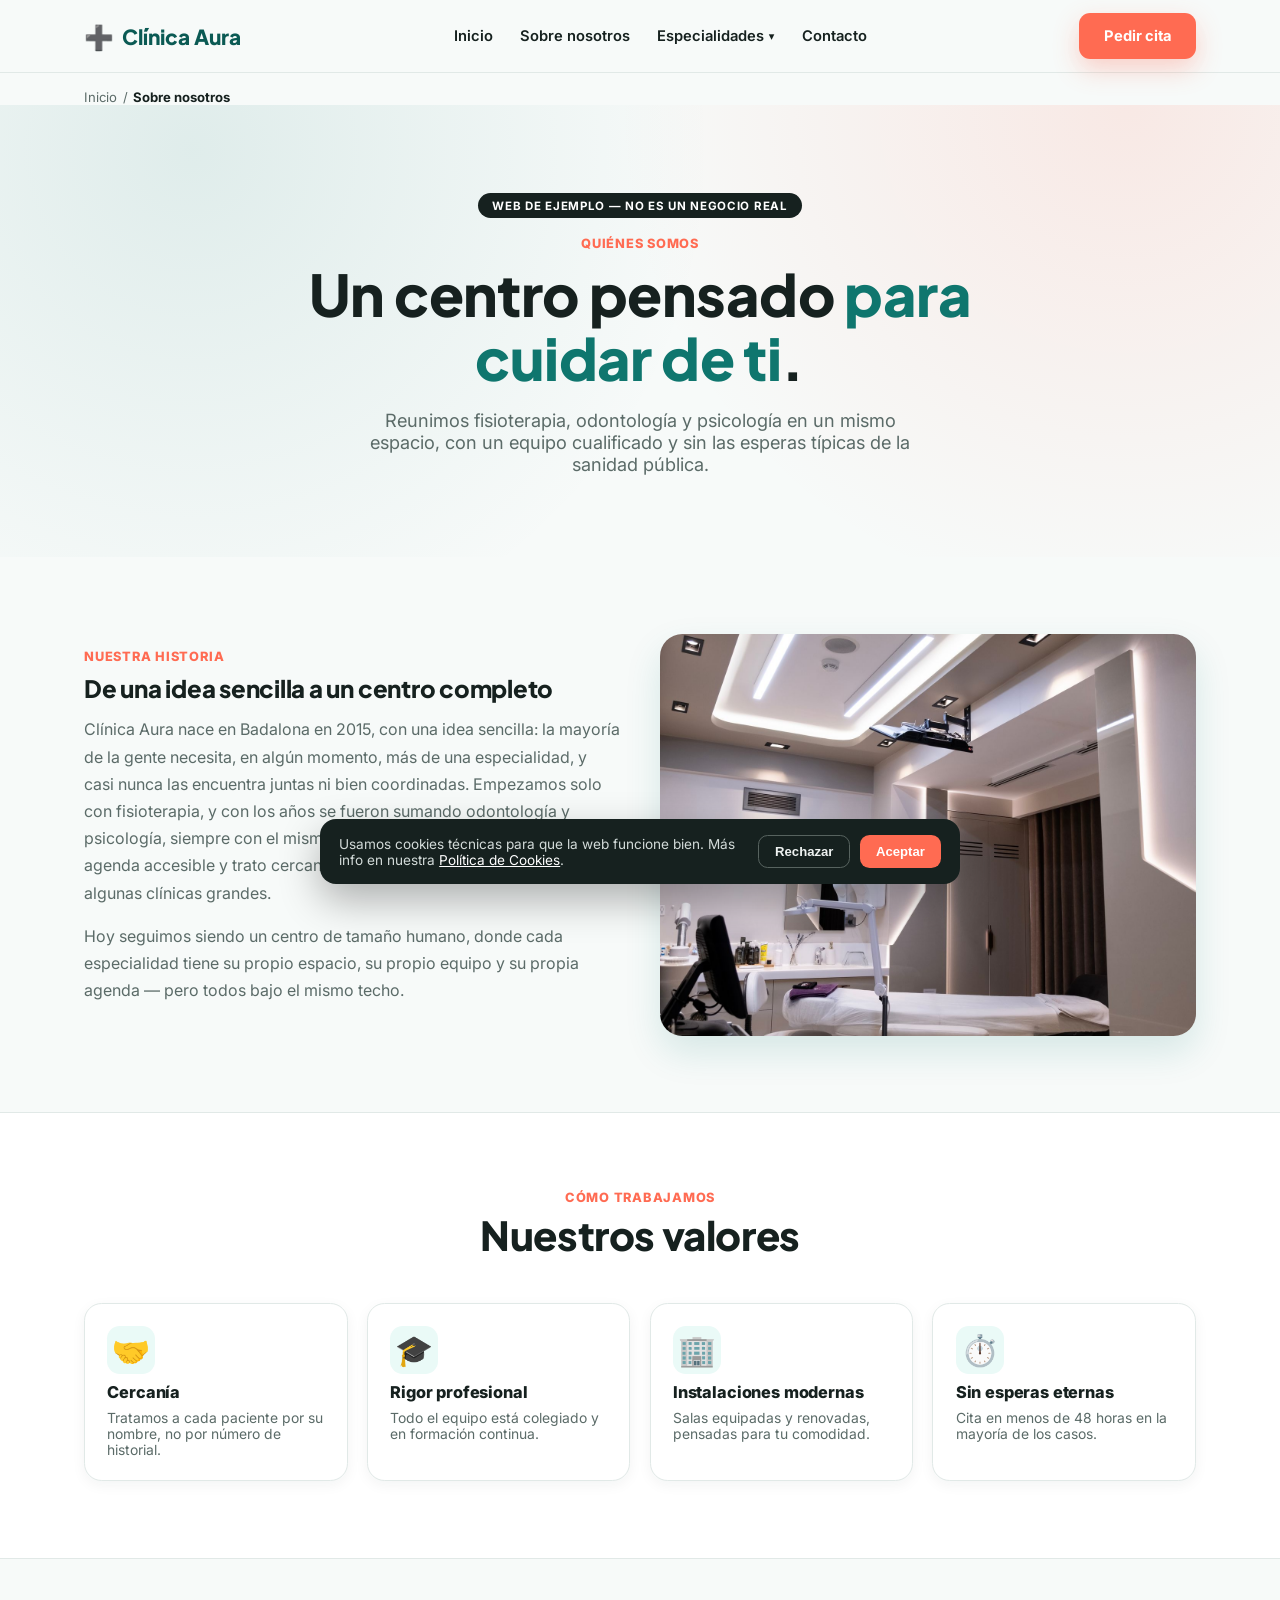
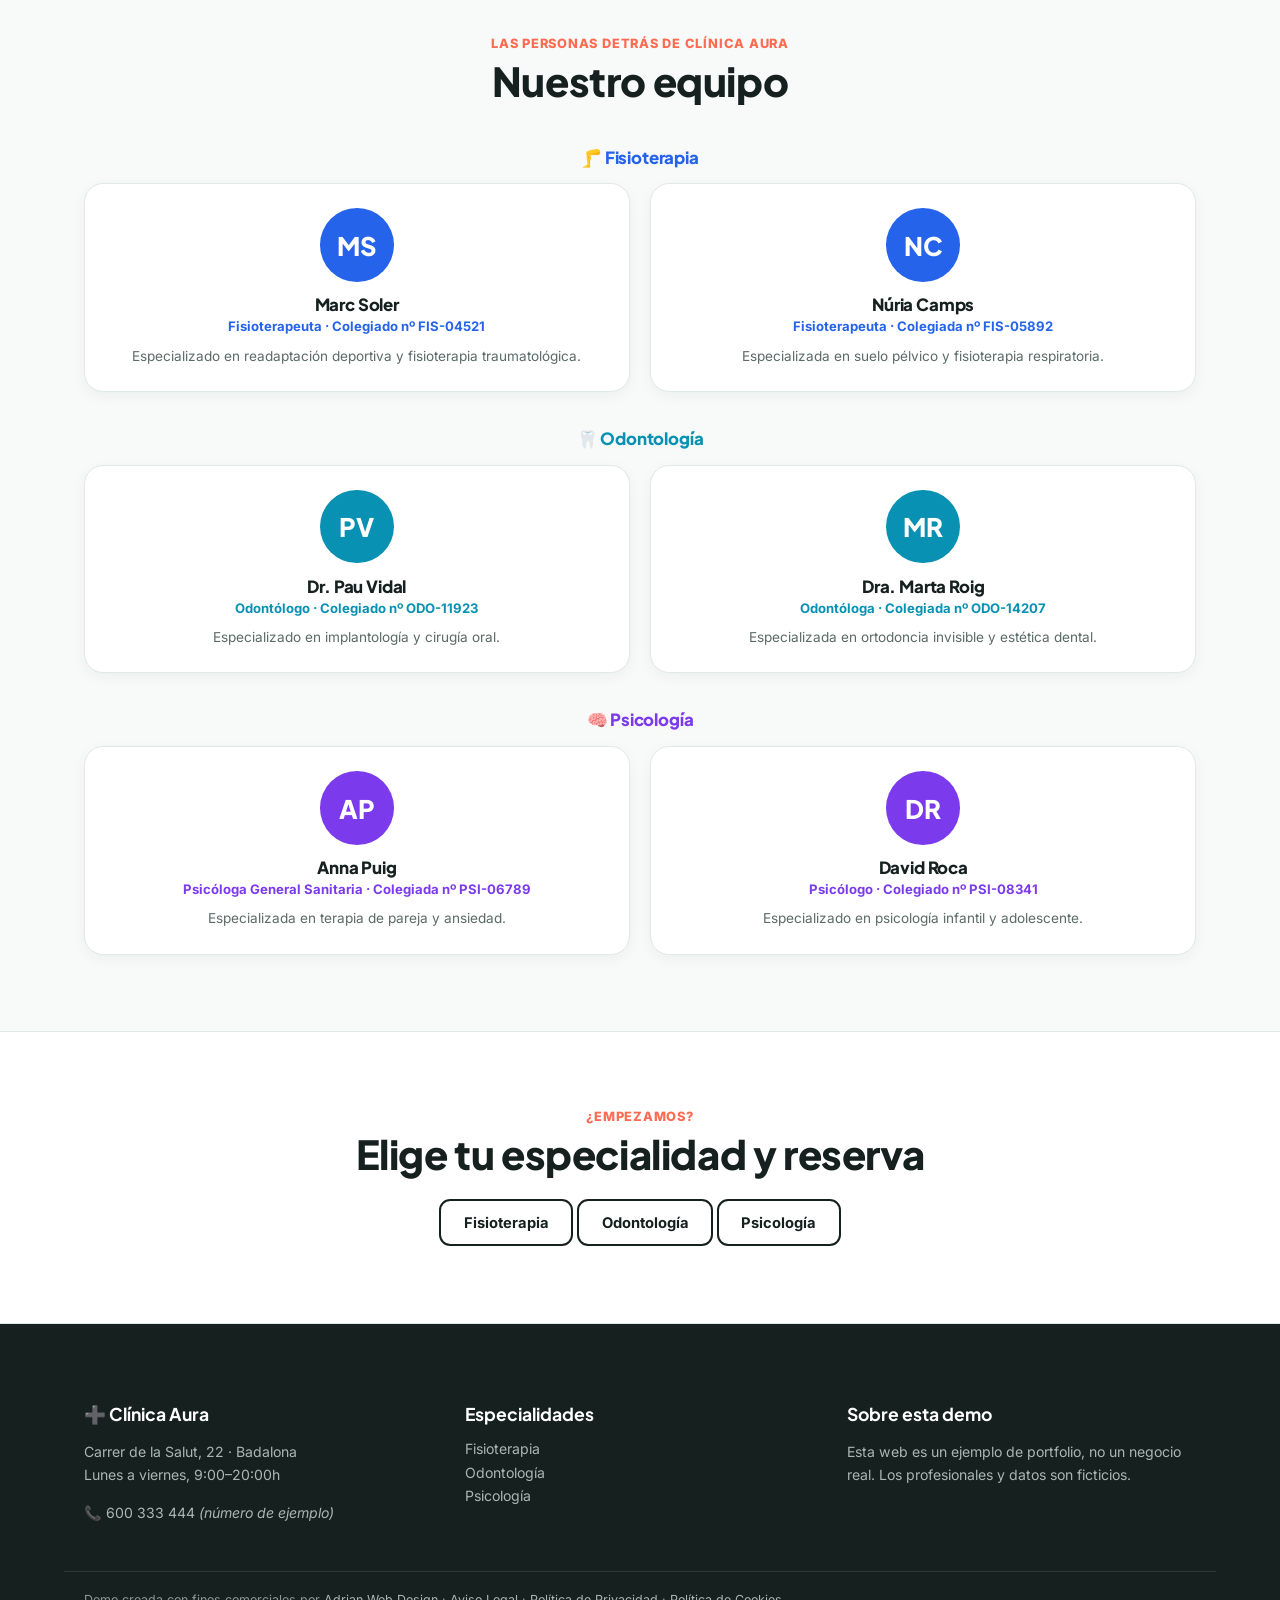
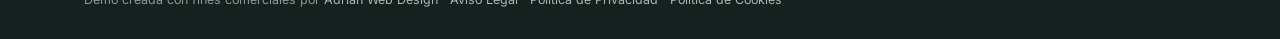
<file: sobre-nosotros.html>
<!doctype html>
<html lang="es">
<head>
<meta charset="UTF-8" />
<meta name="viewport" content="width=device-width, initial-scale=1.0" />
<title>Sobre Nosotros | Clínica Aura — Badalona</title>
<meta name="description" content="Conoce Clínica Aura: nuestra historia, nuestros valores y el equipo de fisioterapia, odontología y psicología en Badalona." />
<link rel="preconnect" href="https://fonts.googleapis.com">
<link href="https://fonts.googleapis.com/css2?family=Plus+Jakarta+Sans:wght@700;800&family=Inter:wght@400;600;700;800&display=swap" rel="stylesheet">
<link rel="stylesheet" href="clinica.css" />
</head>
<body>

<header class="site-header">
  <div class="wrap">
    <a href="index.html" class="logo"><span class="ico">➕</span> Clínica Aura</a>
    <nav class="nav-links">
      <a href="index.html">Inicio</a>
      <a href="sobre-nosotros.html">Sobre nosotros</a>
      <div class="dropdown">
        <button class="dropdown-btn">Especialidades <span class="caret">▾</span></button>
        <div class="dropdown-menu">
          <a href="fisioterapia.html"><span class="tag" style="background:#2563eb"></span> Fisioterapia</a>
          <a href="odontologia.html"><span class="tag" style="background:#0891b2"></span> Odontología</a>
          <a href="psicologia.html"><span class="tag" style="background:#7c3aed"></span> Psicología</a>
        </div>
      </div>
      <a href="index.html#contacto">Contacto</a>
    </nav>
    <a href="index.html#contacto" class="btn btn-solid">Pedir cita</a>
  </div>
</header>

<div class="wrap">
  <div class="breadcrumb"><a href="index.html">Inicio</a><span class="sep">/</span><span class="current">Sobre nosotros</span></div>
</div>

<section class="hero home">
  <div class="wrap">
    <div class="badge-demo">Web de ejemplo — no es un negocio real</div>
    <div class="eyebrow">Quiénes somos</div>
    <h1>Un centro pensado <span>para cuidar de ti</span>.</h1>
    <p class="lead">Reunimos fisioterapia, odontología y psicología en un mismo espacio, con un equipo cualificado y sin las esperas típicas de la sanidad pública.</p>
  </div>
</section>

<section class="section">
  <div class="wrap showcase">
    <div class="reveal">
      <div class="eyebrow">Nuestra historia</div>
      <h2>De una idea sencilla a un centro completo</h2>
      <p style="color:var(--ink-suave); margin-top:0.9rem; line-height:1.7;">
        Clínica Aura nace en Badalona en 2015, con una idea sencilla: la
        mayoría de la gente necesita, en algún momento, más de una
        especialidad, y casi nunca las encuentra juntas ni bien
        coordinadas. Empezamos solo con fisioterapia, y con los años se
        fueron sumando odontología y psicología, siempre con el mismo
        criterio — profesionales colegiados, agenda accesible y trato
        cercano, sin la sensación de fábrica de algunas clínicas grandes.
      </p>
      <p style="color:var(--ink-suave); margin-top:0.9rem; line-height:1.7;">
        Hoy seguimos siendo un centro de tamaño humano, donde cada
        especialidad tiene su propio espacio, su propio equipo y su propia
        agenda — pero todos bajo el mismo techo.
      </p>
    </div>
    <div class="photo reveal">
      <!-- Foto: Pexels, licencia gratuita (pexels.com/photo/16571732) -->
      <img src="assets/clinica-instalaciones.jpg" alt="Sala de tratamiento moderna de Clínica Aura" loading="lazy">
    </div>
  </div>
</section>

<section class="section alt">
  <div class="wrap">
    <div class="section-head center reveal">
      <div class="eyebrow">Cómo trabajamos</div>
      <h2>Nuestros valores</h2>
    </div>
    <div class="grid">
      <div class="card reveal"><div class="ico">🤝</div><h3>Cercanía</h3><div class="desc">Tratamos a cada paciente por su nombre, no por número de historial.</div></div>
      <div class="card reveal"><div class="ico">🎓</div><h3>Rigor profesional</h3><div class="desc">Todo el equipo está colegiado y en formación continua.</div></div>
      <div class="card reveal"><div class="ico">🏢</div><h3>Instalaciones modernas</h3><div class="desc">Salas equipadas y renovadas, pensadas para tu comodidad.</div></div>
      <div class="card reveal"><div class="ico">⏱️</div><h3>Sin esperas eternas</h3><div class="desc">Cita en menos de 48 horas en la mayoría de los casos.</div></div>
    </div>
  </div>
</section>

<section class="section">
  <div class="wrap">
    <div class="section-head center reveal">
      <div class="eyebrow">Las personas detrás de Clínica Aura</div>
      <h2>Nuestro equipo</h2>
    </div>

    <h3 style="text-align:center; color:#2563eb; font-size:1.05rem; margin-bottom:1rem;">🦵 Fisioterapia</h3>
    <div class="pro-grid theme-fisio reveal" style="margin-bottom:2.4rem;">
      <div class="pro-card"><div class="pro-avatar">MS</div><h3>Marc Soler</h3><div class="rol">Fisioterapeuta · Colegiado nº FIS-04521</div><p>Especializado en readaptación deportiva y fisioterapia traumatológica.</p></div>
      <div class="pro-card"><div class="pro-avatar">NC</div><h3>Núria Camps</h3><div class="rol">Fisioterapeuta · Colegiada nº FIS-05892</div><p>Especializada en suelo pélvico y fisioterapia respiratoria.</p></div>
    </div>

    <h3 style="text-align:center; color:#0891b2; font-size:1.05rem; margin-bottom:1rem;">🦷 Odontología</h3>
    <div class="pro-grid theme-odonto reveal" style="margin-bottom:2.4rem;">
      <div class="pro-card"><div class="pro-avatar">PV</div><h3>Dr. Pau Vidal</h3><div class="rol">Odontólogo · Colegiado nº ODO-11923</div><p>Especializado en implantología y cirugía oral.</p></div>
      <div class="pro-card"><div class="pro-avatar">MR</div><h3>Dra. Marta Roig</h3><div class="rol">Odontóloga · Colegiada nº ODO-14207</div><p>Especializada en ortodoncia invisible y estética dental.</p></div>
    </div>

    <h3 style="text-align:center; color:#7c3aed; font-size:1.05rem; margin-bottom:1rem;">🧠 Psicología</h3>
    <div class="pro-grid theme-psico reveal">
      <div class="pro-card"><div class="pro-avatar">AP</div><h3>Anna Puig</h3><div class="rol">Psicóloga General Sanitaria · Colegiada nº PSI-06789</div><p>Especializada en terapia de pareja y ansiedad.</p></div>
      <div class="pro-card"><div class="pro-avatar">DR</div><h3>David Roca</h3><div class="rol">Psicólogo · Colegiado nº PSI-08341</div><p>Especializado en psicología infantil y adolescente.</p></div>
    </div>
  </div>
</section>

<section class="section alt">
  <div class="wrap" style="text-align:center;">
    <div class="section-head center reveal" style="margin-bottom:1.4rem;">
      <div class="eyebrow">¿Empezamos?</div>
      <h2>Elige tu especialidad y reserva</h2>
    </div>
    <div class="cta-row reveal" style="justify-content:center;">
      <a href="fisioterapia.html" class="btn btn-outline">Fisioterapia</a>
      <a href="odontologia.html" class="btn btn-outline">Odontología</a>
      <a href="psicologia.html" class="btn btn-outline">Psicología</a>
    </div>
  </div>
</section>

<footer class="site-footer">
  <div class="wrap">
    <div><h4>➕ Clínica Aura</h4><p>Carrer de la Salut, 22 · Badalona<br>Lunes a viernes, 9:00–20:00h</p><p>📞 600 333 444 <em>(número de ejemplo)</em></p></div>
    <div><h4>Especialidades</h4><ul><li><a href="fisioterapia.html">Fisioterapia</a></li><li><a href="odontologia.html">Odontología</a></li><li><a href="psicologia.html">Psicología</a></li></ul></div>
    <div><h4>Sobre esta demo</h4><p>Esta web es un ejemplo de portfolio, no un negocio real. Los profesionales y datos son ficticios.</p></div>
  </div>
  <div class="footer-bottom">
    <span>Demo creada con fines comerciales por <a href="https://adrianwebdesign.es/" target="_blank" rel="noopener">Adrian Web Design</a> · <a href="aviso-legal.html">Aviso Legal</a> · <a href="politica-privacidad.html">Política de Privacidad</a> · <a href="politica-cookies.html">Política de Cookies</a></span>
  </div>
</footer>

<div class="cookie-banner" id="cookie-banner">
  <p>Usamos cookies técnicas para que la web funcione bien. Más info en nuestra <a href="politica-cookies.html">Política de Cookies</a>.</p>
  <div class="cookie-actions"><button class="btn-reject" id="cookie-reject">Rechazar</button><button class="btn-accept" id="cookie-accept">Aceptar</button></div>
</div>

<script src="script.js"></script>
</body>
</html>
</file>
<file: clinica.css>
/* ===== Clínica Aura — demo de portfolio ===== */

:root {
  --teal: #0f766e;
  --teal-osc: #0b5a54;
  --mint: #eafaf7;
  --coral: #ff6b52;
  --ink: #16211f;
  --ink-suave: #5b6b68;
  --bg: #f7faf9;
  --borde: #e1e9e7;
  --sombra: 0 16px 36px rgba(15, 118, 110, 0.14);
  --accent: var(--teal);
  --accent-bg: var(--mint);
  font-size: 16px;
}

/* Temas por especialidad */
.theme-fisio { --accent: #2563eb; --accent-bg: #eaf1fe; }
.theme-odonto { --accent: #0891b2; --accent-bg: #e6f7fa; }
.theme-psico { --accent: #7c3aed; --accent-bg: #f2ecfd; }

* { box-sizing: border-box; }
html { scroll-behavior: smooth; }

body { margin: 0; font-family: "Inter", system-ui, sans-serif; background: var(--bg); color: var(--ink); -webkit-font-smoothing: antialiased; overflow-x: hidden; }

h1, h2, h3, .display { font-family: "Plus Jakarta Sans", "Inter", sans-serif; font-weight: 800; line-height: 1.12; margin: 0; letter-spacing: -0.01em; }

a { color: inherit; }
img { max-width: 100%; display: block; }
.wrap { max-width: 72rem; margin: 0 auto; padding: 0 1.25rem; }

.reveal { opacity: 0; transform: translateY(18px); transition: opacity 0.6s ease, transform 0.6s ease; }
.reveal.in { opacity: 1; transform: translateY(0); }

/* ---------- Header ---------- */

.site-header { position: sticky; top: 0; z-index: 50; background: rgba(247, 250, 249, 0.92); backdrop-filter: blur(10px); border-bottom: 1px solid var(--borde); }
.site-header .wrap { display: flex; align-items: center; justify-content: space-between; gap: 1rem; height: 4.5rem; }
.logo { display: flex; align-items: center; gap: 0.5rem; font-family: "Plus Jakarta Sans", sans-serif; font-weight: 800; font-size: clamp(1.05rem, 2vw, 1.3rem); text-decoration: none; color: var(--teal-osc); white-space: nowrap; }
.logo .ico { font-size: 1.5rem; }

.nav-links { display: flex; align-items: center; gap: 0.3rem; font-weight: 600; font-size: 0.92rem; }
.nav-links > a { text-decoration: none; color: var(--ink); padding: 0.5rem 0.7rem; border-radius: 0.5rem; }
.nav-links > a:hover { background: var(--mint); color: var(--teal-osc); }

.dropdown { position: relative; }
.dropdown-btn { background: none; border: none; font: inherit; font-weight: 600; color: var(--ink); cursor: pointer; display: flex; align-items: center; gap: 0.3rem; padding: 0.5rem 0.7rem; border-radius: 0.5rem; }
.dropdown-btn:hover, .dropdown.open .dropdown-btn { background: var(--mint); color: var(--teal-osc); }
.dropdown-btn .caret { font-size: 0.7rem; transition: transform 0.15s ease; }
.dropdown.open .dropdown-btn .caret { transform: rotate(180deg); }
.dropdown-menu {
  position: absolute; top: calc(100% + 0.6rem); left: 50%; transform: translateX(-50%) translateY(-6px);
  background: #fff; border: 1px solid var(--borde); border-radius: 1rem; box-shadow: var(--sombra);
  min-width: 15rem; padding: 0.5rem; opacity: 0; pointer-events: none; transition: opacity 0.15s ease, transform 0.15s ease;
}
.dropdown.open .dropdown-menu { opacity: 1; pointer-events: auto; transform: translateX(-50%) translateY(0); }
.dropdown-menu a { display: flex; align-items: center; gap: 0.6rem; padding: 0.65rem 0.75rem; border-radius: 0.6rem; text-decoration: none; color: var(--ink); font-size: 0.9rem; font-weight: 600; }
.dropdown-menu a:hover { background: var(--bg); }
.dropdown-menu a .tag { width: 0.55rem; height: 0.55rem; border-radius: 50%; flex-shrink: 0; }

.btn { display: inline-flex; align-items: center; gap: 0.5rem; padding: 0.78rem 1.4rem; border-radius: 0.7rem; font-weight: 700; text-decoration: none; font-size: 0.92rem; border: 2px solid transparent; cursor: pointer; transition: transform 0.15s ease; font-family: inherit; }
.btn:hover { transform: translateY(-2px); }
.btn-solid { background: var(--coral); color: #fff; box-shadow: 0 10px 26px rgba(255,107,82,0.3); }
.btn-solid:hover { background: #e85a42; }
.btn-outline { background: transparent; border-color: var(--ink); color: var(--ink); }
.btn-accent { background: var(--accent); color: #fff; }
.btn-wsp { background: #25d366; color: #fff; }

.mobile-toggle { display: none; background: none; border: none; font-size: 1.4rem; cursor: pointer; }

/* Breadcrumb */
.breadcrumb { font-size: 0.82rem; color: var(--ink-suave); padding: 1rem 0 0; }
.breadcrumb a { color: var(--ink-suave); text-decoration: none; }
.breadcrumb a:hover { color: var(--accent); }
.breadcrumb .sep { margin: 0 0.35rem; }
.breadcrumb .current { color: var(--ink); font-weight: 700; }

/* ---------- Hero genérico ---------- */

.hero { position: relative; padding: clamp(3rem, 7vw, 5.5rem) 0 clamp(2.5rem, 5vw, 4rem); overflow: hidden; }
.hero.home { text-align: center; background: radial-gradient(circle at 15% 10%, rgba(15,118,110,0.1), transparent 45%), radial-gradient(circle at 88% 0%, rgba(255,107,82,0.12), transparent 42%), var(--bg); }
.hero.specialty { background: var(--accent-bg); }
.badge-demo { display: inline-block; margin-bottom: 1.1rem; padding: 0.35rem 0.9rem; border-radius: 999px; background: var(--ink); color: #fff; font-size: 0.72rem; font-weight: 700; letter-spacing: 0.06em; text-transform: uppercase; }
.eyebrow { font-weight: 800; color: var(--coral); letter-spacing: 0.06em; text-transform: uppercase; font-size: 0.8rem; margin-bottom: 0.7rem; }
.specialty .eyebrow { color: var(--accent); }
.hero h1 { font-size: clamp(2.2rem, 5.5vw, 3.6rem); max-width: 42rem; }
.hero.home h1 { margin: 0 auto; }
.hero h1 span { color: var(--teal); }
.hero.specialty h1 span { color: var(--accent); }
.hero p.lead { max-width: 34rem; margin-top: 1.1rem; color: var(--ink-suave); font-size: clamp(1rem, 1.6vw, 1.14rem); }
.hero.home p.lead { margin-left: auto; margin-right: auto; }
.hero .cta-row { margin-top: 2rem; display: flex; gap: 0.9rem; flex-wrap: wrap; }
.hero.home .cta-row { justify-content: center; }

.trust-row { margin-top: 2.4rem; display: flex; gap: clamp(1rem, 4vw, 2.4rem); flex-wrap: wrap; font-size: 0.85rem; color: var(--ink-suave); font-weight: 600; }
.hero.home .trust-row { justify-content: center; }
.trust-row span { display: flex; align-items: center; gap: 0.4rem; }

.hero.specialty .hero-grid { display: grid; grid-template-columns: 1.1fr 0.9fr; gap: 2.5rem; align-items: center; }
.hero.specialty .hero-photo { border-radius: 1.3rem; overflow: hidden; box-shadow: var(--sombra); aspect-ratio: 4/3; }
.hero.specialty .hero-photo img { width: 100%; height: 100%; object-fit: cover; }
@media (max-width: 860px) {
  .hero.specialty .hero-grid { grid-template-columns: 1fr; }
  .hero.specialty .hero-photo { order: -1; aspect-ratio: 16/9; }
}

/* Hero con carrusel de fotos de fondo, 100% automático */
.hero.hero-carousel { background: var(--ink); padding: clamp(6.5rem, 13vw, 8.5rem) 0 clamp(3.5rem, 7vw, 5rem); }
.hero.hero-carousel .carousel.hero-bg {
  position: absolute; inset: 0; z-index: 0;
  border-radius: 0; box-shadow: none; aspect-ratio: auto; max-height: none; height: 100%;
}
.hero.hero-carousel .carousel.hero-bg .carousel-track,
.hero.hero-carousel .carousel.hero-bg .carousel-slide { height: 100%; }
.hero.hero-carousel .carousel.hero-bg .carousel-slide img { filter: brightness(0.5) saturate(1.05); }
.hero.hero-carousel .carousel.hero-bg::after {
  content: ""; position: absolute; inset: 0; z-index: 1;
  background: linear-gradient(180deg, rgba(22,33,31,0.55) 0%, rgba(22,33,31,0.72) 100%);
}
.hero.hero-carousel .carousel.hero-bg .carousel-dots { z-index: 2; bottom: 1.4rem; }
.hero.hero-carousel .wrap { position: relative; z-index: 2; }
.hero.hero-carousel .badge-demo { background: rgba(255,255,255,0.15); }
.hero.hero-carousel .eyebrow { color: #ffb199; }
.hero.hero-carousel h1 { color: #fff; }
.hero.hero-carousel h1 span { color: #5eead4; }
.hero.hero-carousel p.lead { color: #dbe6e4; }
.hero.hero-carousel .btn-outline { border-color: #fff; color: #fff; }
.hero.hero-carousel .trust-row { color: #dbe6e4; }

/* Carrusel de fotos */
.carousel { position: relative; border-radius: 1.1rem; overflow: hidden; box-shadow: var(--sombra); aspect-ratio: 16/9; max-height: 30rem; }
.carousel-track { display: flex; height: 100%; transition: transform 0.5s ease; }
.carousel-slide { flex: 0 0 100%; height: 100%; position: relative; }
.carousel-slide img { width: 100%; height: 100%; object-fit: cover; }
.carousel-dots { position: absolute; bottom: 0.9rem; left: 50%; transform: translateX(-50%); display: flex; gap: 0.5rem; }
.carousel-dots button { width: 0.55rem; height: 0.55rem; border-radius: 50%; border: none; background: rgba(255,255,255,0.55); cursor: pointer; padding: 0; }
.carousel-dots button.active { background: #fff; width: 1.4rem; border-radius: 999px; }

.showcase { display: grid; grid-template-columns: 1fr 1fr; gap: 2.5rem; align-items: center; }
.showcase .photo { border-radius: 1.4rem; overflow: hidden; box-shadow: var(--sombra); aspect-ratio: 4/3; }
.showcase .photo img { width: 100%; height: 100%; object-fit: cover; }
@media (max-width: 860px) { .showcase { grid-template-columns: 1fr; } .showcase .photo { order: -1; } }

/* Especialidades home */
.spec-grid { display: grid; grid-template-columns: repeat(auto-fit, minmax(17rem, 1fr)); gap: 1.4rem; }
.spec-card { background: #fff; border: 1px solid var(--borde); border-radius: 1.3rem; padding: 1.8rem; box-shadow: 0 4px 16px rgba(22,33,31,0.05); transition: box-shadow 0.15s ease, transform 0.15s ease; text-decoration: none; color: var(--ink); display: flex; flex-direction: column; gap: 0.7rem; }
.spec-card:hover { box-shadow: var(--sombra); transform: translateY(-4px); }
.spec-card .ico { width: 3.4rem; height: 3.4rem; border-radius: 1rem; display: flex; align-items: center; justify-content: center; font-size: 1.7rem; }
.spec-card.fisio .ico { background: #eaf1fe; }
.spec-card.odonto .ico { background: #e6f7fa; }
.spec-card.psico .ico { background: #f2ecfd; }
.spec-card { padding: 0; gap: 0; overflow: hidden; }
.spec-card-photo { aspect-ratio: 4/3; overflow: hidden; }
.spec-card-photo img { width: 100%; height: 100%; object-fit: cover; transition: transform 0.4s ease; }
.spec-card:hover .spec-card-photo img { transform: scale(1.06); }
.spec-card-body { padding: 1.5rem 1.6rem 1.7rem; display: flex; flex-direction: column; gap: 0.7rem; flex-grow: 1; }
.spec-card h3 { font-size: 1.2rem; }
.spec-card p { font-size: 0.9rem; color: var(--ink-suave); margin: 0; flex-grow: 1; }
.spec-card .go { font-size: 0.85rem; font-weight: 800; display: flex; align-items: center; gap: 0.3rem; }
.spec-card.fisio .go { color: #2563eb; }
.spec-card.odonto .go { color: #0891b2; }
.spec-card.psico .go { color: #7c3aed; }

/* ---------- Secciones ---------- */

.section { padding: clamp(3rem, 6vw, 5rem) 0; }
.section.alt { background: #fff; border-top: 1px solid var(--borde); border-bottom: 1px solid var(--borde); }
.section-head { max-width: 38rem; margin: 0 auto clamp(2rem, 4vw, 2.8rem); }
.section-head.center { text-align: center; }
.section-head .eyebrow { margin-bottom: 0.5rem; }
.section-head h2 { font-size: clamp(1.9rem, 3.8vw, 2.5rem); }
.section-head p { color: var(--ink-suave); margin-top: 0.6rem; }

.grid { display: grid; grid-template-columns: repeat(auto-fill, minmax(16rem, 1fr)); gap: 1.2rem; }
.card { background: #fff; border: 1px solid var(--borde); border-radius: 1.1rem; padding: 1.4rem; display: flex; flex-direction: column; gap: 0.55rem; box-shadow: 0 4px 14px rgba(22,33,31,0.05); transition: box-shadow 0.15s ease, transform 0.15s ease; }
.card:hover { box-shadow: var(--sombra); transform: translateY(-3px); }
.card .ico { font-size: 1.9rem; width: 3rem; height: 3rem; display: flex; align-items: center; justify-content: center; background: var(--accent-bg); border-radius: 0.8rem; }
.card h3 { font-size: 1.02rem; font-family: "Inter", sans-serif; font-weight: 800; }
.card .desc { font-size: 0.87rem; color: var(--ink-suave); flex-grow: 1; }

/* Tratamientos con foto */
.card.treatment { padding: 0; gap: 0; overflow: hidden; }
.card.treatment .card-photo { aspect-ratio: 4/3; overflow: hidden; }
.card.treatment .card-photo img { width: 100%; height: 100%; object-fit: cover; transition: transform 0.4s ease; }
.card.treatment:hover .card-photo img { transform: scale(1.06); }
.card.treatment .card-body { padding: 1.2rem 1.3rem 1.4rem; display: flex; flex-direction: column; gap: 0.55rem; flex-grow: 1; }

/* Profesionales */
.pro-grid { display: grid; grid-template-columns: repeat(auto-fit, minmax(15.5rem, 1fr)); gap: 1.3rem; }
.pro-card { background: #fff; border: 1px solid var(--borde); border-radius: 1.2rem; padding: 1.5rem; text-align: center; box-shadow: 0 4px 14px rgba(22,33,31,0.05); }
.pro-avatar { width: 4.6rem; height: 4.6rem; border-radius: 50%; margin: 0 auto 0.9rem; background: var(--accent); color: #fff; display: flex; align-items: center; justify-content: center; font-size: 1.6rem; font-weight: 800; font-family: "Plus Jakarta Sans", sans-serif; }
.pro-card h3 { font-size: 1.05rem; }
.pro-card .rol { color: var(--accent); font-weight: 700; font-size: 0.82rem; margin: 0.2rem 0 0.7rem; }
.pro-card p { font-size: 0.85rem; color: var(--ink-suave); margin: 0; line-height: 1.55; }

/* Horarios */
.timetable { width: 100%; border-collapse: collapse; background: #fff; border-radius: 1rem; overflow: hidden; box-shadow: 0 4px 14px rgba(22,33,31,0.05); }
.timetable th, .timetable td { padding: 0.85rem 1rem; text-align: center; font-size: 0.88rem; border-bottom: 1px solid var(--borde); }
.timetable th { background: var(--accent-bg); color: var(--accent); font-weight: 800; }
.timetable td:first-child, .timetable th:first-child { text-align: left; font-weight: 700; }
.timetable tr:last-child td { border-bottom: none; }
.table-scroll { overflow-x: auto; }

/* Tarifas */
.price-table { display: grid; grid-template-columns: repeat(auto-fit, minmax(15rem, 1fr)); gap: 1.2rem; }
.price-card { background: #fff; border: 1px solid var(--borde); border-radius: 1.1rem; padding: 1.5rem; display: flex; justify-content: space-between; align-items: center; gap: 1rem; box-shadow: 0 4px 14px rgba(22,33,31,0.05); }
.price-card .name { font-weight: 700; font-size: 0.95rem; }
.price-card .name small { display: block; font-weight: 500; color: var(--ink-suave); font-size: 0.78rem; margin-top: 0.15rem; }
.price-card .amount { font-family: "Plus Jakarta Sans", sans-serif; font-weight: 800; font-size: 1.3rem; color: var(--accent); white-space: nowrap; }

/* Testimonios */
.testi-grid { display: grid; grid-template-columns: repeat(auto-fit, minmax(16rem, 1fr)); gap: 1.2rem; }
.testi { background: #fff; border: 1px solid var(--borde); border-radius: 1.1rem; padding: 1.5rem; font-size: 0.95rem; color: var(--ink-suave); line-height: 1.6; }
.testi .stars { color: var(--coral); font-size: 0.9rem; margin-bottom: 0.6rem; }
.testi .autor { margin-top: 0.9rem; font-weight: 700; color: var(--ink); font-size: 0.85rem; }
.testi .tag { display: inline-block; font-size: 0.7rem; font-weight: 800; text-transform: uppercase; letter-spacing: 0.04em; padding: 0.2rem 0.55rem; border-radius: 999px; margin-bottom: 0.7rem; }

/* FAQ */
.faq { max-width: 42rem; margin: 0 auto; }
.faq-item { border-bottom: 1px solid var(--borde); }
.faq-q { width: 100%; text-align: left; background: none; border: none; cursor: pointer; padding: 1.1rem 0; display: flex; justify-content: space-between; align-items: center; font-weight: 700; font-size: 1rem; color: var(--ink); font-family: inherit; }
.faq-q .plus { transition: transform 0.2s ease; font-size: 1.3rem; color: var(--accent); }
.faq-item.open .faq-q .plus { transform: rotate(45deg); }
.faq-a { max-height: 0; overflow: hidden; transition: max-height 0.25s ease; }
.faq-item.open .faq-a { max-height: 12rem; }
.faq-a p { padding: 0 0 1.1rem; color: var(--ink-suave); font-size: 0.92rem; line-height: 1.6; margin: 0; }

/* Selector de día y hora */
.booking-widget { margin-bottom: 1.3rem; padding-bottom: 1.3rem; border-bottom: 1px dashed var(--borde); }
.booking-widget h3 { font-size: 1.02rem; margin-bottom: 0.9rem; }
.day-picker { display: flex; gap: 0.6rem; overflow-x: auto; padding-bottom: 0.5rem; margin-bottom: 1rem; }
.day-btn { flex-shrink: 0; min-width: 4rem; border: 1.5px solid var(--borde); background: var(--bg); border-radius: 0.8rem; padding: 0.6rem 0.5rem; text-align: center; cursor: pointer; font-family: inherit; }
.day-btn .dow { font-size: 0.7rem; font-weight: 700; color: var(--ink-suave); text-transform: uppercase; display: block; }
.day-btn .num { font-size: 1.2rem; font-weight: 800; font-family: "Plus Jakarta Sans", sans-serif; display: block; }
.day-btn.active { background: var(--accent); border-color: var(--accent); }
.day-btn.active .dow, .day-btn.active .num { color: #fff; }
.time-grid { display: flex; flex-wrap: wrap; gap: 0.5rem; margin-bottom: 1rem; }
.time-btn { border: 1.5px solid var(--borde); background: var(--bg); border-radius: 0.6rem; padding: 0.5rem 0.9rem; font-size: 0.85rem; font-weight: 700; cursor: pointer; font-family: inherit; color: var(--ink); }
.time-btn.active { background: var(--accent); border-color: var(--accent); color: #fff; }
.booking-summary { font-size: 0.85rem; font-weight: 700; color: var(--accent); background: var(--accent-bg); border-radius: 0.7rem; padding: 0.7rem 0.9rem; display: none; }
.booking-summary.show { display: block; }
.no-schedule { font-size: 0.85rem; color: var(--ink-suave); }

/* Contacto */
.contact-wrap { display: grid; grid-template-columns: 1fr 1.1fr; gap: 2.5rem; align-items: flex-start; }
@media (max-width: 800px) { .contact-wrap { grid-template-columns: 1fr; } }
.contact-info h3 { font-size: 1.5rem; margin-bottom: 0.8rem; }
.contact-info p { color: var(--ink-suave); line-height: 1.7; margin-bottom: 1.4rem; }
.contact-info .item { display: flex; gap: 0.7rem; align-items: center; margin-bottom: 0.9rem; font-size: 0.95rem; }
.contact-info .ico { font-size: 1.2rem; }

form.contact-form { background: #fff; border: 1px solid var(--borde); border-radius: 1.1rem; padding: 1.6rem; box-shadow: var(--sombra); }
.field { margin-bottom: 1rem; }
.field label { display: block; font-size: 0.85rem; font-weight: 700; margin-bottom: 0.35rem; }
.field input, .field select, .field textarea { width: 100%; padding: 0.7rem 0.85rem; border: 1.5px solid var(--borde); border-radius: 0.6rem; font-family: inherit; font-size: 0.92rem; background: var(--bg); color: var(--ink); }
.field textarea { resize: vertical; min-height: 4.5rem; }
.checkbox-row { display: flex; align-items: flex-start; gap: 0.6rem; margin: 1.1rem 0; font-size: 0.82rem; color: var(--ink-suave); }
.checkbox-row input { margin-top: 0.2rem; }
.checkbox-row a { color: var(--teal-osc); font-weight: 700; text-decoration: underline; }
.form-error { color: #b3402a; font-size: 0.82rem; margin-bottom: 0.8rem; display: none; }
.form-error.show { display: block; }
.form-success { display: none; text-align: center; padding: 2rem 0; }
.form-success.show { display: block; }
.form-success .ico { font-size: 2.4rem; margin-bottom: 0.6rem; }
.submit-row { display: flex; gap: 0.7rem; flex-wrap: wrap; }
.submit-row button { flex: 1; min-width: 9rem; }

.disclaimer { max-width: 42rem; margin: 2.2rem auto 0; text-align: center; font-size: 0.78rem; color: var(--ink-suave); background: #fff; border: 1px solid var(--borde); border-radius: 0.8rem; padding: 0.9rem 1.1rem; }

/* ---------- Footer ---------- */

.site-footer { background: var(--ink); color: #cfd8d6; padding: clamp(2.5rem, 5vw, 3.5rem) 0 2rem; }
.site-footer .wrap { display: grid; grid-template-columns: repeat(auto-fit, minmax(13rem, 1fr)); gap: 2rem; }
.site-footer h4 { font-family: "Plus Jakarta Sans", sans-serif; font-size: 1.1rem; margin-bottom: 0.7rem; color: #fff; }
.site-footer p, .site-footer li { font-size: 0.88rem; color: #a9b6b3; line-height: 1.7; }
.site-footer ul { list-style: none; margin: 0; padding: 0; }
.site-footer a { text-decoration: none; color: #a9b6b3; }
.site-footer a:hover { color: #fff; }
.footer-bottom { max-width: 72rem; margin: 2rem auto 0; padding: 1.2rem 1.25rem 0; border-top: 1px solid rgba(255,255,255,0.1); font-size: 0.78rem; color: #8b9895; display: flex; flex-wrap: wrap; gap: 0.6rem 1.2rem; justify-content: space-between; }
.footer-bottom a { color: #a9b6b3; }
.footer-bottom a:hover { color: #fff; }

/* ---------- Banner de cookies ---------- */
.cookie-banner { position: fixed; left: 1rem; right: 1rem; bottom: 1rem; z-index: 80; max-width: 40rem; margin: 0 auto; background: var(--ink); color: #eef2f1; border-radius: 1rem; padding: 1rem 1.2rem; box-shadow: 0 16px 40px rgba(0,0,0,0.3); display: flex; flex-wrap: wrap; align-items: center; gap: 0.9rem; transform: translateY(140%); transition: transform 0.3s ease; }
.cookie-banner.show { transform: translateY(0); }
.cookie-banner p { margin: 0; font-size: 0.85rem; flex: 1 1 16rem; color: #d3dbd9; }
.cookie-banner a { color: #fff; text-decoration: underline; }
.cookie-banner .cookie-actions { display: flex; gap: 0.6rem; flex-shrink: 0; }
.cookie-banner button { border: none; border-radius: 0.6rem; padding: 0.5rem 1rem; font-weight: 700; font-size: 0.82rem; cursor: pointer; }
.cookie-banner .btn-reject { background: transparent; border: 1.5px solid #57635f; color: #eef2f1; }
.cookie-banner .btn-accept { background: var(--coral); color: #fff; }

/* ---------- Páginas legales ---------- */
.legal-hero { padding: clamp(3rem, 7vw, 5rem) 0 clamp(2rem, 5vw, 3rem); text-align: center; background: var(--mint); }
.legal-hero h1 { font-size: clamp(2.1rem, 5vw, 3rem); }
.legal-body { max-width: 42rem; margin: 0 auto; padding: clamp(2rem, 5vw, 3rem) 1.25rem clamp(3rem, 6vw, 5rem); }
.legal-body h2 { font-size: 1.25rem; margin: 2rem 0 0.6rem; font-family: "Inter", sans-serif; }
.legal-body h2:first-child { margin-top: 0; }
.legal-body p, .legal-body li { font-size: 0.98rem; line-height: 1.7; color: var(--ink-suave); }
.legal-body strong { color: var(--ink); }
.legal-body .placeholder { background: #fff3cd; color: #6b5300; padding: 0.1rem 0.4rem; border-radius: 0.3rem; font-weight: 700; font-size: 0.85em; }

@media (max-width: 860px) {
  .nav-links { display: none; }
  .mobile-toggle { display: block; }
}
</file>
